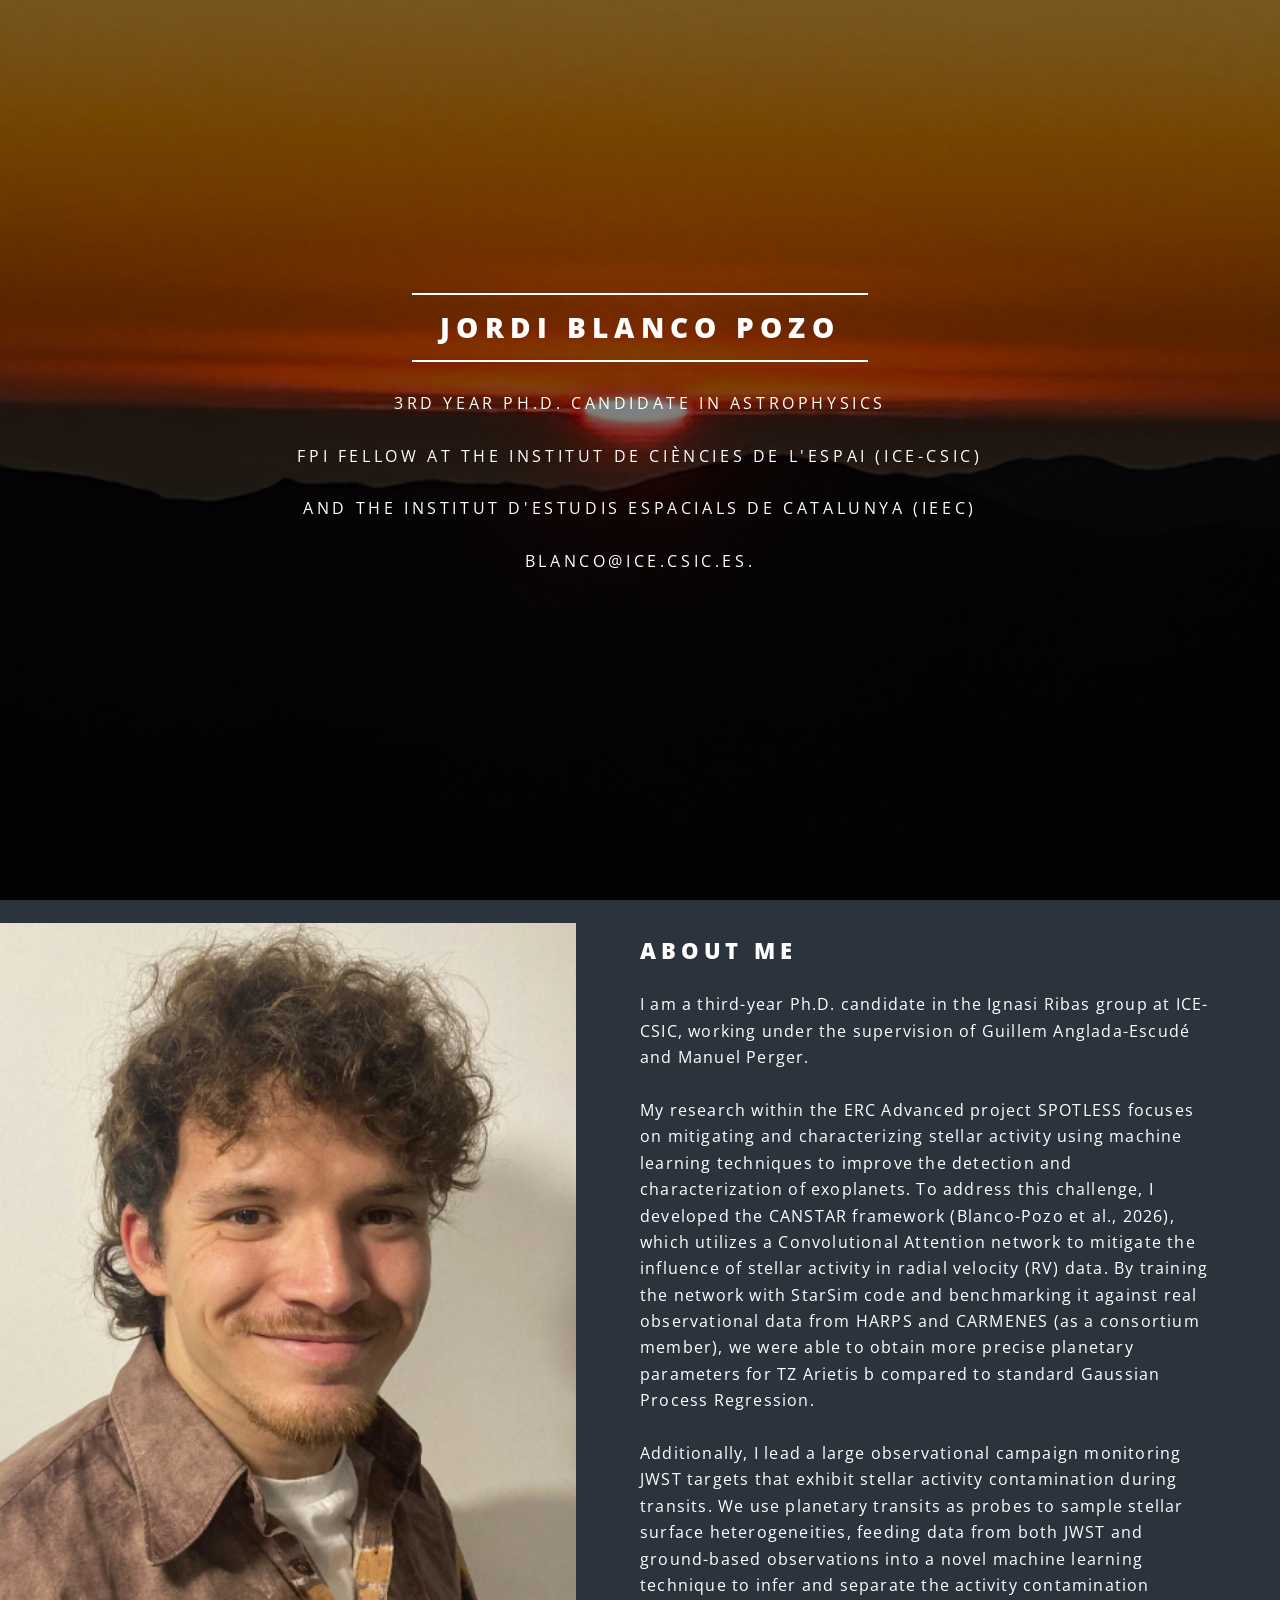
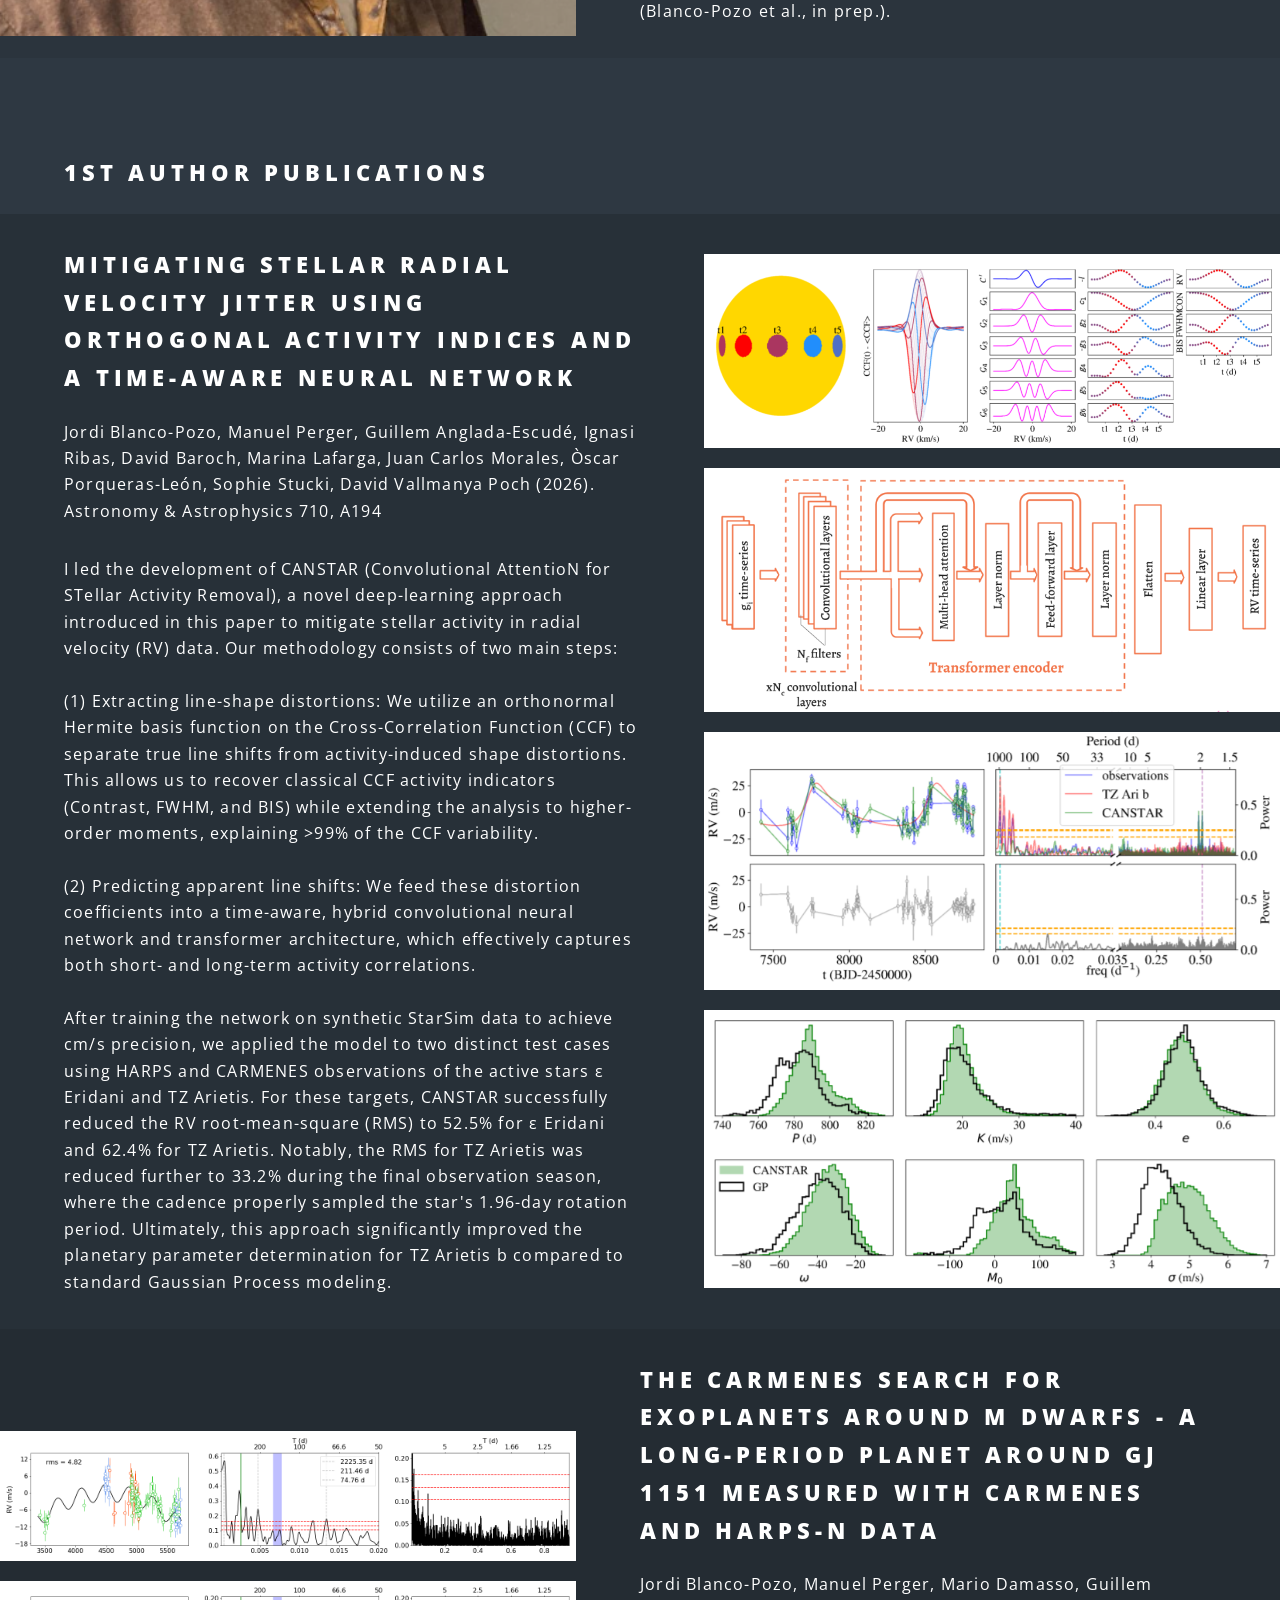
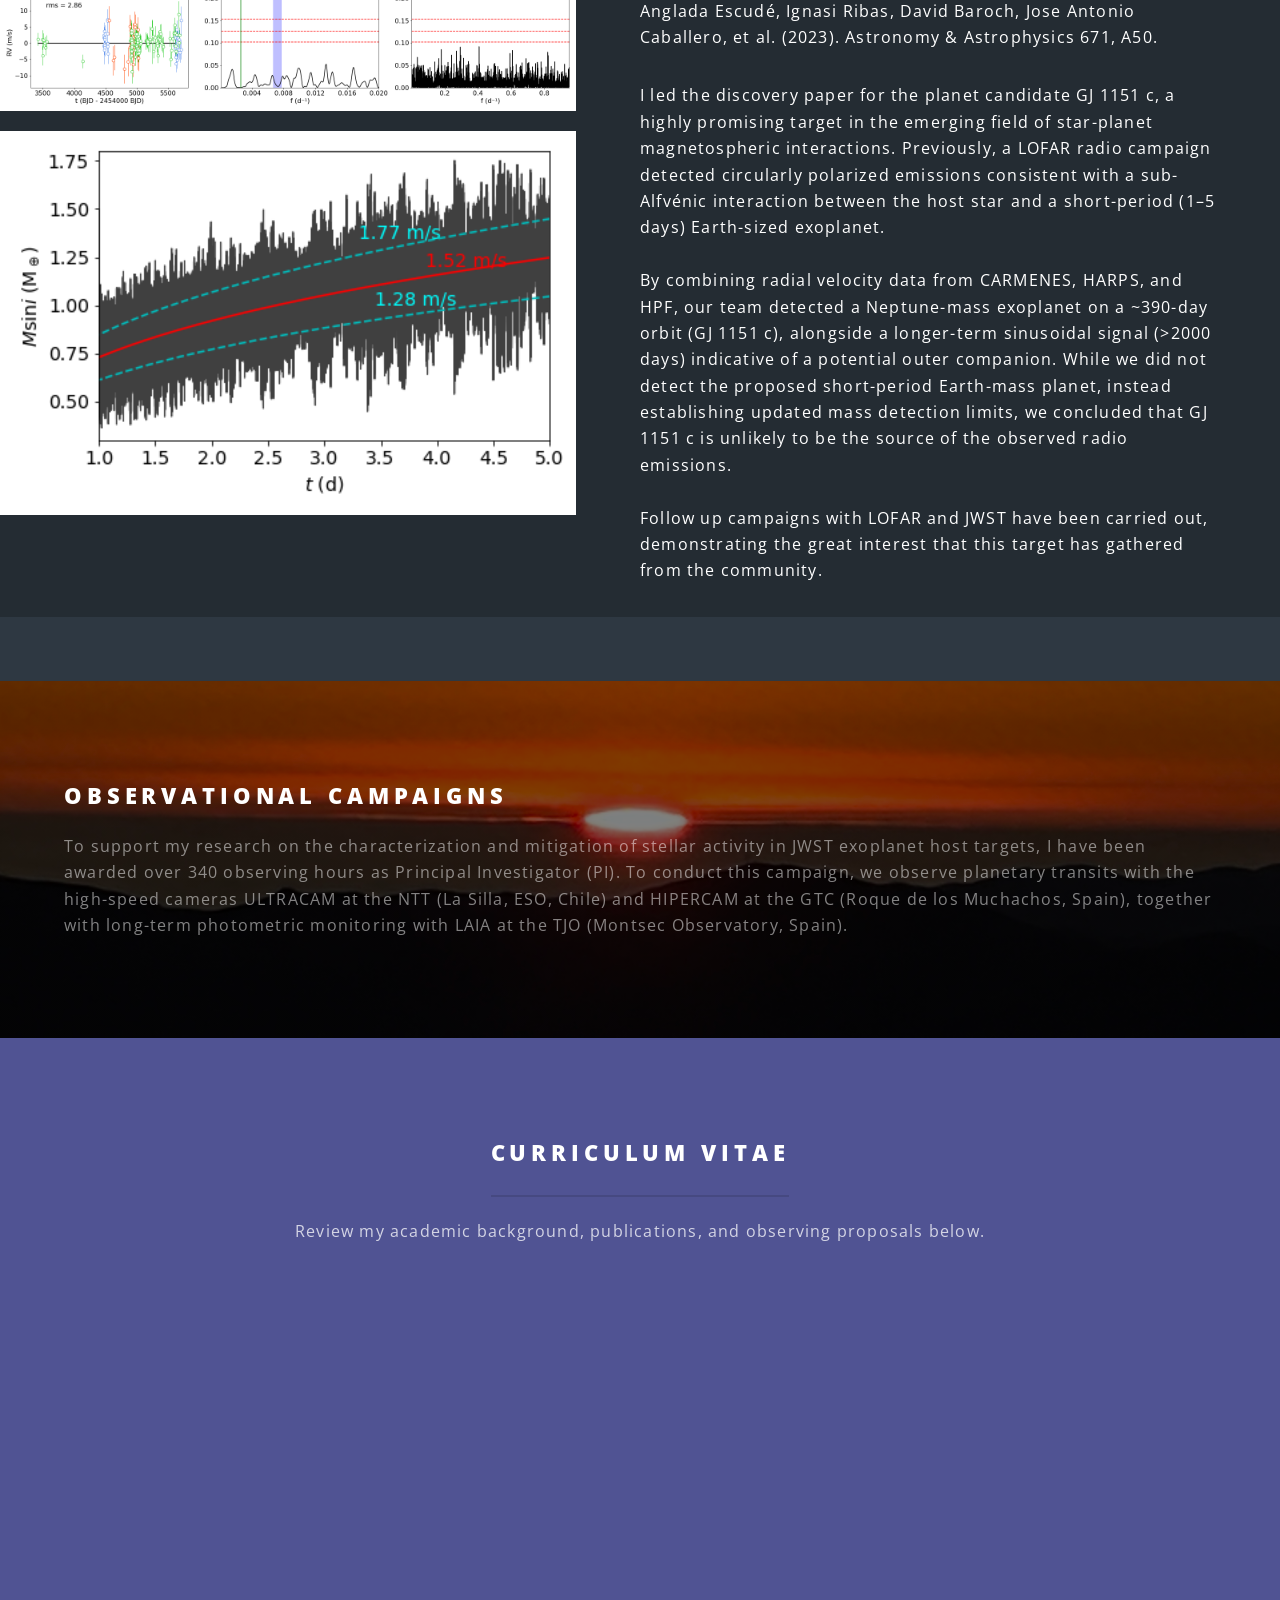
<file: index.html>
<!DOCTYPE HTML>
<!--
	Spectral by HTML5 UP
	html5up.net | @ajlkn
	Free for personal and commercial use under the CCA 3.0 license (html5up.net/license)
-->
<html>
	<head>
		<head>
    	<title>Jordi Blanco Pozo | Astrophysicist & Ph.D. Candidate</title>
    
    	<meta name="description" content="Personal portfolio of Jordi Blanco Pozo, a Ph.D. candidate in Astrophysics at ICE-CSIC specializing in exoplanets, stellar activity, and machine learning." />
    
    	<meta charset="utf-8" />
    	<meta name="viewport" content="width=device-width, initial-scale=1, user-scalable=no" />
		<link rel="stylesheet" href="assets/css/main.css" />
		<noscript><link rel="stylesheet" href="assets/css/noscript.css" /></noscript>
	</head>
	<body class="landing is-preload">

		<!-- Page Wrapper -->
			<div id="page-wrapper">

				<!-- Header -->
					<header id="header" class="alt">
						<h1><a href="index.html">Jordi Blanco-Pozo (blanco@ice.csic.es)</a></h1>
					</header>

				<!-- Banner -->
					<section id="banner">
						<div class="inner">
							<h2>Jordi Blanco Pozo</h2>
							<p>3rd year Ph.D. candidate in Astrophysics<br />
								<br />
							FPI fellow at the Institut de Ciències de l'Espai (ICE-CSIC)<br />
								<br />
							and the Institut d'Estudis Espacials de Catalunya (IEEC)<br />
								<br />
							blanco@ice.csic.es</a>.</p>
						</div>
					</section>

				<!-- Two -->
					<section id="two" class="wrapper alt style2">
						<section class="spotlight">
							<div class="image"><img src="images/profile_picture.png" alt="" /></div><div class="content">
								<h2>About me</h2>
								<p>I am a third-year Ph.D. candidate in the Ignasi Ribas group at ICE-CSIC, working under the supervision of Guillem Anglada-Escudé and Manuel Perger.<br />
									<br />
									My research within the ERC Advanced project SPOTLESS focuses on mitigating and characterizing stellar activity using machine learning techniques to improve the detection and characterization of exoplanets. To address this challenge, I developed the CANSTAR framework (Blanco-Pozo et al., 2026), which utilizes a Convolutional Attention network to mitigate the influence of stellar activity in radial velocity (RV) data. By training the network with StarSim code and benchmarking it against real observational data from HARPS and CARMENES (as a consortium member), we were able to obtain more precise planetary parameters for TZ Arietis b compared to standard Gaussian Process Regression.<br />
									<br />
									Additionally, I lead a large observational campaign monitoring JWST targets that exhibit stellar activity contamination during transits. We use planetary transits as probes to sample stellar surface heterogeneities, feeding data from both JWST and ground-based observations into a novel machine learning technique to infer and separate the activity contamination (Blanco-Pozo et al., in prep.).</p>
							</div>
						</section>

						<section id="publications-banner" class="wrapper style4">
    						<div class="inner">
        						<header>
            						<h2>1st Author Publications</h2>
        						</header>
    						</div>

    						<section class="spotlight">
    						    <div class="image">
						            <img src="images/starsim_animation.png" alt="StarSim Animation" style="width: 100%; height: auto; margin-bottom: 20px;" />
						            <img src="images/CANSTAR_architecture.png" alt="CANSTAR Architecture" style="width: 100%; height: auto; margin-bottom: 20px;" />
						            <img src="images/CANSTAR_TZAri.png" alt="CANSTAR TZ Arietis" style="width: 100%; height: auto; margin-bottom: 20px;" />
						            <img src="images/CANSTAR_GP.png" alt="CANSTAR GP" style="width: 100%; height: auto;" />
						        </div>

 						       <div class="content">
						        	<h2>Mitigating stellar radial velocity jitter using orthogonal activity indices and a time-aware neural network</h2>

						        	<p>Jordi Blanco-Pozo, Manuel Perger, Guillem Anglada-Escudé, Ignasi Ribas, David Baroch, Marina Lafarga, Juan Carlos Morales, Òscar Porqueras-León, Sophie Stucki, David Vallmanya Poch (2026). Astronomy & Astrophysics 710, A194</p>

 						        	<p>I led the development of CANSTAR (Convolutional AttentioN for STellar Activity Removal), a novel deep-learning approach introduced in this paper to mitigate stellar activity in radial velocity (RV) data. Our methodology consists of two main steps:<br />
 						        	<br />
 						        	(1) Extracting line-shape distortions: We utilize an orthonormal Hermite basis function on the Cross-Correlation Function (CCF) to separate true line shifts from activity-induced shape distortions. This allows us to recover classical CCF activity indicators (Contrast, FWHM, and BIS) while extending the analysis to higher-order moments, explaining >99% of the CCF variability.<br />
 						        	<br />
 						        	(2) Predicting apparent line shifts: We feed these distortion coefficients into a time-aware, hybrid convolutional neural network and transformer architecture, which effectively captures both short- and long-term activity correlations.<br />
  						        	<br />
  						        	After training the network on synthetic StarSim data to achieve cm/s precision, we applied the model to two distinct test cases using HARPS and CARMENES observations of the active stars ε Eridani and TZ Arietis. For these targets, CANSTAR successfully reduced the RV root-mean-square (RMS) to 52.5% for ε Eridani and 62.4% for TZ Arietis. Notably, the RMS for TZ Arietis was reduced further to 33.2% during the final observation season, where the cadence properly sampled the star's 1.96-day rotation period. Ultimately, this approach significantly improved the planetary parameter determination for TZ Arietis b compared to standard Gaussian Process modeling.
 						        	</p>
						    	</div>
						    </section> 
    
						    <section class="spotlight">
						        <div class="image">
 						           <img src="images/gj1151_rv.png" alt="GJ 1151 RV model" style="width: 100%; height: auto; margin-bottom: 20px;" />
 						           <img src="images/gj1151_residuals.png" alt="GJ 1151 RV residuals" style="width: 100%; height: auto; margin-bottom: 20px;" />
 						           <img src="images/gj1151_detection_limits.png" alt="GJ 1151 detection limits" style="width: 100%; height: auto;" />
 						       </div>

 						       <div class="content">
 						           <h2>The CARMENES search for exoplanets around M dwarfs - A long-period planet around GJ 1151 measured with CARMENES and HARPS-N data</h2>

						            <p>Jordi Blanco-Pozo, Manuel Perger, Mario Damasso, Guillem Anglada Escudé, Ignasi Ribas, David Baroch, Jose Antonio Caballero, et al. (2023). Astronomy & Astrophysics 671, A50.</p>

 						            <p>I led the discovery paper for the planet candidate GJ 1151 c, a highly promising target in the emerging field of star-planet magnetospheric interactions. Previously, a LOFAR radio campaign detected circularly polarized emissions consistent with a sub-Alfvénic interaction between the host star and a short-period (1–5 days) Earth-sized exoplanet.<br />
 						            <br />
  						            By combining radial velocity data from CARMENES, HARPS, and HPF, our team detected a Neptune-mass exoplanet on a ~390-day orbit (GJ 1151 c), alongside a longer-term sinusoidal signal (>2000 days) indicative of a potential outer companion. While we did not detect the proposed short-period Earth-mass planet, instead establishing updated mass detection limits, we concluded that GJ 1151 c is unlikely to be the source of the observed radio emissions.<br />
  						            <br />
            						Follow up campaigns with LOFAR and JWST have been carried out, demonstrating the great interest that this target has gathered from the community.
           						    </p>
        						</div>
    						</section>
						</section> <section id="campaigns-banner" class="wrapper style4">
    						<div class="inner">
        						<header>
           						<h2>Observational campaigns</h2>
            						<p>To support my research on the characterization and mitigation of stellar activity in JWST exoplanet host targets, I have been awarded over 340 observing hours as Principal Investigator (PI). To conduct this campaign, we observe planetary transits with the high-speed cameras ULTRACAM at the NTT (La Silla, ESO, Chile) and HIPERCAM at the GTC (Roque de los Muchachos, Spain), together with long-term photometric monitoring with LAIA at the TJO (Montsec Observatory, Spain).</p>
        						</header>
    						</div>
						</section>

				<!-- Three -->
					<section id="three" class="wrapper style3 special">
						<div class="inner">
							<header class="major">
								<h2>Curriculum Vitae</h2>
								<p>Review my academic background, publications, and observing proposals below.</p>
								</header>
			
									<iframe src="https://drive.google.com/file/d/11b6jqXw6fVxHHm9FoQ8hvhVpJFfzEoQz/preview" width="100%" height="600" style="border: none;"></iframe>
			
						</div>
					</section>

			</div>

		<!-- Scripts -->
			<script src="assets/js/jquery.min.js"></script>
			<script src="assets/js/jquery.scrollex.min.js"></script>
			<script src="assets/js/jquery.scrolly.min.js"></script>
			<script src="assets/js/browser.min.js"></script>
			<script src="assets/js/breakpoints.min.js"></script>
			<script src="assets/js/util.js"></script>
			<script src="assets/js/main.js"></script>

	</body>
</html>
</file>
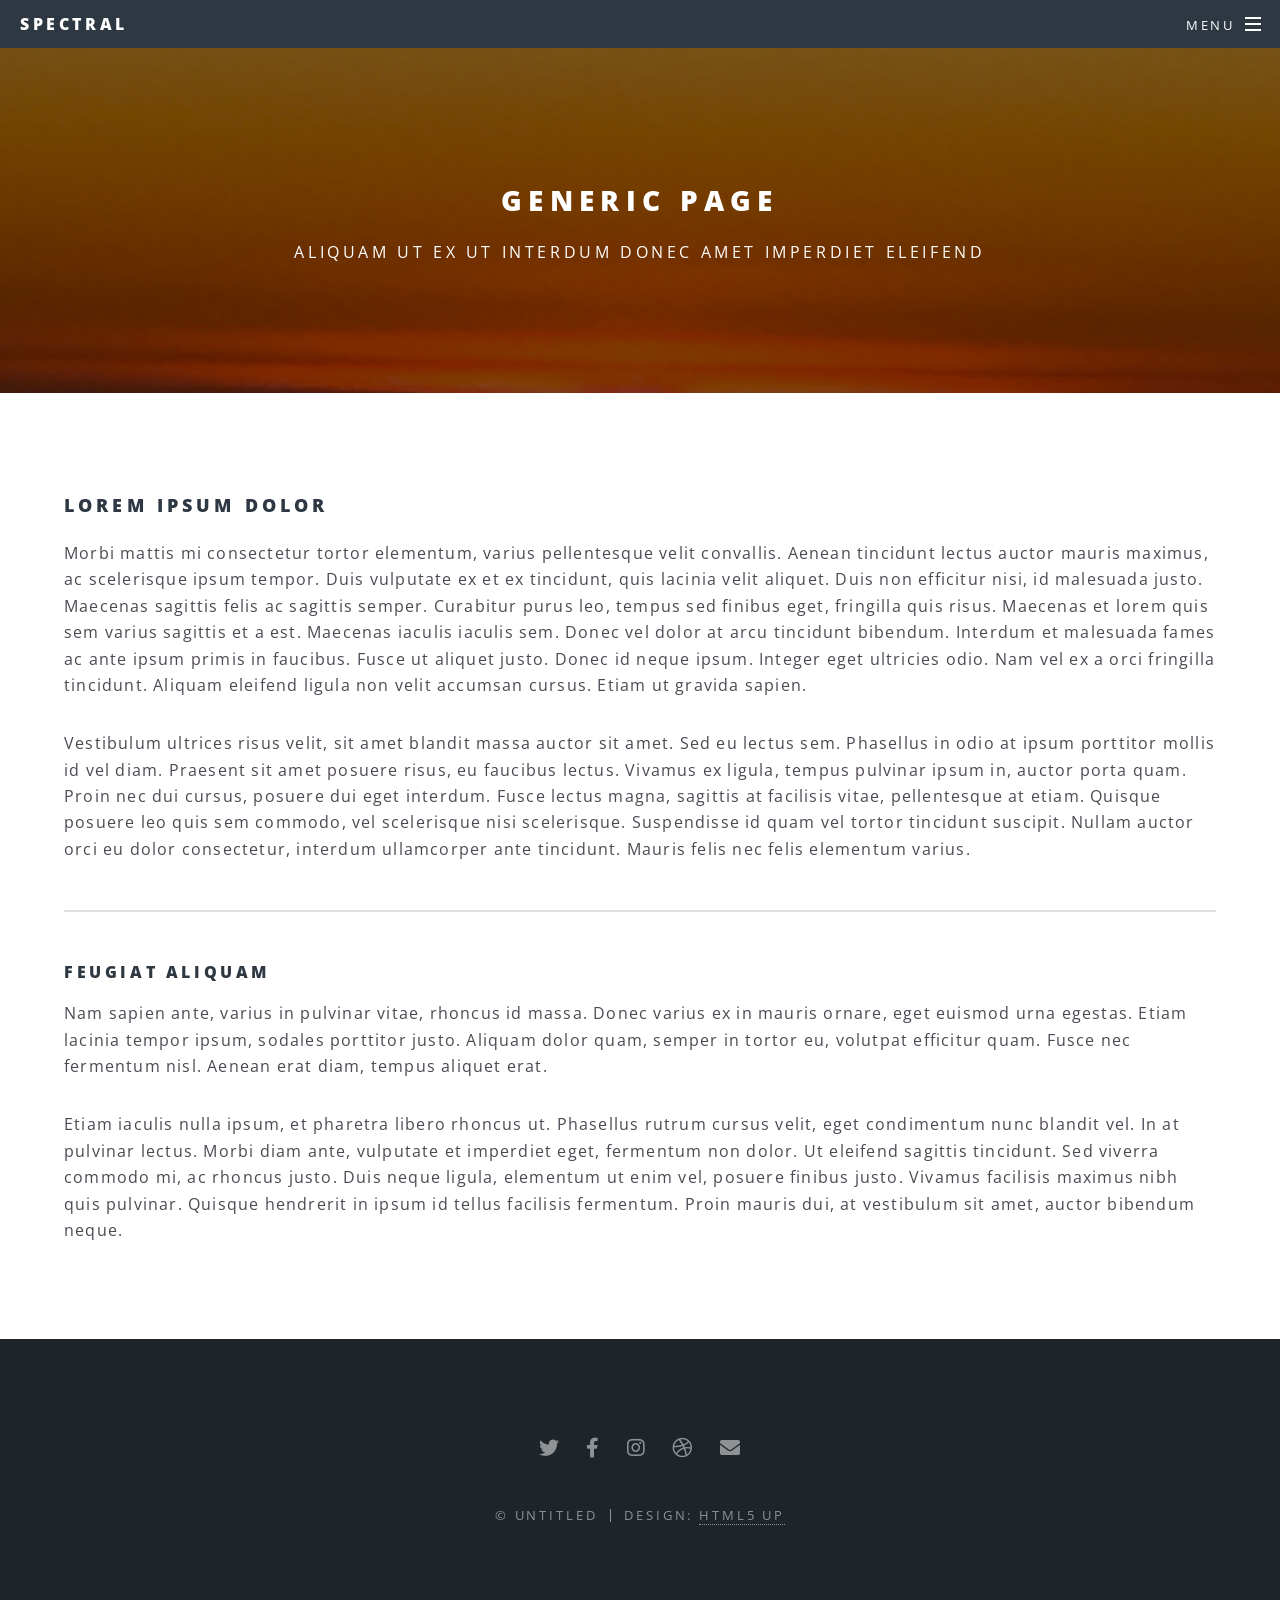
<file: generic.html>
<!DOCTYPE HTML>
<!--
	Spectral by HTML5 UP
	html5up.net | @ajlkn
	Free for personal and commercial use under the CCA 3.0 license (html5up.net/license)
-->
<html>
	<head>
		<title>Generic - Spectral by HTML5 UP</title>
		<meta charset="utf-8" />
		<meta name="viewport" content="width=device-width, initial-scale=1, user-scalable=no" />
		<link rel="stylesheet" href="assets/css/main.css" />
		<noscript><link rel="stylesheet" href="assets/css/noscript.css" /></noscript>
	</head>
	<body class="is-preload">

		<!-- Page Wrapper -->
			<div id="page-wrapper">

				<!-- Header -->
					<header id="header">
						<h1><a href="index.html">Spectral</a></h1>
						<nav id="nav">
							<ul>
								<li class="special">
									<a href="#menu" class="menuToggle"><span>Menu</span></a>
									<div id="menu">
										<ul>
											<li><a href="index.html">Home</a></li>
											<li><a href="generic.html">Generic</a></li>
											<li><a href="elements.html">Elements</a></li>
											<li><a href="#">Sign Up</a></li>
											<li><a href="#">Log In</a></li>
										</ul>
									</div>
								</li>
							</ul>
						</nav>
					</header>

				<!-- Main -->
					<article id="main">
						<header>
							<h2>Generic Page</h2>
							<p>Aliquam ut ex ut interdum donec amet imperdiet eleifend</p>
						</header>
						<section class="wrapper style5">
							<div class="inner">

								<h3>Lorem ipsum dolor</h3>
								<p>Morbi mattis mi consectetur tortor elementum, varius pellentesque velit convallis. Aenean tincidunt lectus auctor mauris maximus, ac scelerisque ipsum tempor. Duis vulputate ex et ex tincidunt, quis lacinia velit aliquet. Duis non efficitur nisi, id malesuada justo. Maecenas sagittis felis ac sagittis semper. Curabitur purus leo, tempus sed finibus eget, fringilla quis risus. Maecenas et lorem quis sem varius sagittis et a est. Maecenas iaculis iaculis sem. Donec vel dolor at arcu tincidunt bibendum. Interdum et malesuada fames ac ante ipsum primis in faucibus. Fusce ut aliquet justo. Donec id neque ipsum. Integer eget ultricies odio. Nam vel ex a orci fringilla tincidunt. Aliquam eleifend ligula non velit accumsan cursus. Etiam ut gravida sapien.</p>

								<p>Vestibulum ultrices risus velit, sit amet blandit massa auctor sit amet. Sed eu lectus sem. Phasellus in odio at ipsum porttitor mollis id vel diam. Praesent sit amet posuere risus, eu faucibus lectus. Vivamus ex ligula, tempus pulvinar ipsum in, auctor porta quam. Proin nec dui cursus, posuere dui eget interdum. Fusce lectus magna, sagittis at facilisis vitae, pellentesque at etiam. Quisque posuere leo quis sem commodo, vel scelerisque nisi scelerisque. Suspendisse id quam vel tortor tincidunt suscipit. Nullam auctor orci eu dolor consectetur, interdum ullamcorper ante tincidunt. Mauris felis nec felis elementum varius.</p>

								<hr />

								<h4>Feugiat aliquam</h4>
								<p>Nam sapien ante, varius in pulvinar vitae, rhoncus id massa. Donec varius ex in mauris ornare, eget euismod urna egestas. Etiam lacinia tempor ipsum, sodales porttitor justo. Aliquam dolor quam, semper in tortor eu, volutpat efficitur quam. Fusce nec fermentum nisl. Aenean erat diam, tempus aliquet erat.</p>

								<p>Etiam iaculis nulla ipsum, et pharetra libero rhoncus ut. Phasellus rutrum cursus velit, eget condimentum nunc blandit vel. In at pulvinar lectus. Morbi diam ante, vulputate et imperdiet eget, fermentum non dolor. Ut eleifend sagittis tincidunt. Sed viverra commodo mi, ac rhoncus justo. Duis neque ligula, elementum ut enim vel, posuere finibus justo. Vivamus facilisis maximus nibh quis pulvinar. Quisque hendrerit in ipsum id tellus facilisis fermentum. Proin mauris dui, at vestibulum sit amet, auctor bibendum neque.</p>

							</div>
						</section>
					</article>

				<!-- Footer -->
					<footer id="footer">
						<ul class="icons">
							<li><a href="#" class="icon brands fa-twitter"><span class="label">Twitter</span></a></li>
							<li><a href="#" class="icon brands fa-facebook-f"><span class="label">Facebook</span></a></li>
							<li><a href="#" class="icon brands fa-instagram"><span class="label">Instagram</span></a></li>
							<li><a href="#" class="icon brands fa-dribbble"><span class="label">Dribbble</span></a></li>
							<li><a href="#" class="icon solid fa-envelope"><span class="label">Email</span></a></li>
						</ul>
						<ul class="copyright">
							<li>&copy; Untitled</li><li>Design: <a href="http://html5up.net">HTML5 UP</a></li>
						</ul>
					</footer>

			</div>

		<!-- Scripts -->
			<script src="assets/js/jquery.min.js"></script>
			<script src="assets/js/jquery.scrollex.min.js"></script>
			<script src="assets/js/jquery.scrolly.min.js"></script>
			<script src="assets/js/browser.min.js"></script>
			<script src="assets/js/breakpoints.min.js"></script>
			<script src="assets/js/util.js"></script>
			<script src="assets/js/main.js"></script>

	</body>
</html>
</file>
<file: assets/css/noscript.css>
/*
	Spectral by HTML5 UP
	html5up.net | @ajlkn
	Free for personal and commercial use under the CCA 3.0 license (html5up.net/license)
*/

/* Banner */

	body.is-preload #banner h2 {
		-moz-transform: none;
		-webkit-transform: none;
		-ms-transform: none;
		transform: none;
		opacity: 1;
	}

		body.is-preload #banner h2:before, body.is-preload #banner h2:after {
			width: 100%;
		}

	body.is-preload #banner .more {
		-moz-transform: none;
		-webkit-transform: none;
		-ms-transform: none;
		transform: none;
		opacity: 1;
	}

	body.is-preload #banner:after {
		opacity: 0;
	}
</file>
<file: assets/css/main.css>
@import url(fontawesome-all.min.css);
@import url("https://fonts.googleapis.com/css?family=Open+Sans:400,400italic,600,600italic,800,800italic");

/*
	Spectral by HTML5 UP
	html5up.net | @ajlkn
	Free for personal and commercial use under the CCA 3.0 license (html5up.net/license)
*/

html, body, div, span, applet, object,
iframe, h1, h2, h3, h4, h5, h6, p, blockquote,
pre, a, abbr, acronym, address, big, cite,
code, del, dfn, em, img, ins, kbd, q, s, samp,
small, strike, strong, sub, sup, tt, var, b,
u, i, center, dl, dt, dd, ol, ul, li, fieldset,
form, label, legend, table, caption, tbody,
tfoot, thead, tr, th, td, article, aside,
canvas, details, embed, figure, figcaption,
footer, header, hgroup, menu, nav, output, ruby,
section, summary, time, mark, audio, video {
	margin: 0;
	padding: 0;
	border: 0;
	font-size: 100%;
	font: inherit;
	vertical-align: baseline;}

article, aside, details, figcaption, figure,
footer, header, hgroup, menu, nav, section {
	display: block;}

body {
	line-height: 1;
}

ol, ul {
	list-style: none;
}

blockquote, q {
	quotes: none;
}

	blockquote:before, blockquote:after, q:before, q:after {
		content: '';
		content: none;
	}

table {
	border-collapse: collapse;
	border-spacing: 0;
}

body {
	-webkit-text-size-adjust: none;
}

mark {
	background-color: transparent;
	color: inherit;
}

input::-moz-focus-inner {
	border: 0;
	padding: 0;
}

input, select, textarea {
	-moz-appearance: none;
	-webkit-appearance: none;
	-ms-appearance: none;
	appearance: none;
}

/* Basic */

	@-ms-viewport {
		width: device-width;
	}

	html {
		box-sizing: border-box;
	}

	*, *:before, *:after {
		box-sizing: inherit;
	}

	body {
		background: #2e3842;
	}

		body.is-preload *, body.is-preload *:before, body.is-preload *:after {
			-moz-animation: none !important;
			-webkit-animation: none !important;
			-ms-animation: none !important;
			animation: none !important;
			-moz-transition: none !important;
			-webkit-transition: none !important;
			-ms-transition: none !important;
			transition: none !important;
		}

	body, input, select, textarea {
		color: #fff;
		font-family: "Open Sans", Helvetica, sans-serif;
		font-size: 15pt;
		font-weight: 400;
		letter-spacing: 0.075em;
		line-height: 1.65em;
	}

		@media screen and (max-width: 1680px) {

			body, input, select, textarea {
				font-size: 13pt;
			}

		}

		@media screen and (max-width: 1280px) {

			body, input, select, textarea {
				font-size: 12pt;
			}

		}

		@media screen and (max-width: 736px) {

			body, input, select, textarea {
				font-size: 11pt;
				letter-spacing: 0.0375em;
			}

		}

	a {
		-moz-transition: color 0.2s ease, border-bottom-color 0.2s ease;
		-webkit-transition: color 0.2s ease, border-bottom-color 0.2s ease;
		-ms-transition: color 0.2s ease, border-bottom-color 0.2s ease;
		transition: color 0.2s ease, border-bottom-color 0.2s ease;
		border-bottom: dotted 1px;
		color: inherit;
		text-decoration: none;
	}

		a:hover {
			border-bottom-color: transparent;
		}

	strong, b {
		color: #fff;
		font-weight: 600;
	}

	em, i {
		font-style: italic;
	}

	p {
		margin: 0 0 2em 0;
	}

	h1, h2, h3, h4, h5, h6 {
		color: #fff;
		font-weight: 800;
		letter-spacing: 0.225em;
		line-height: 1em;
		margin: 0 0 1em 0;
		text-transform: uppercase;
	}

		h1 a, h2 a, h3 a, h4 a, h5 a, h6 a {
			color: inherit;
			text-decoration: none;
		}

	h2 {
		font-size: 1.35em;
		line-height: 1.75em;
	}

		@media screen and (max-width: 736px) {

			h2 {
				font-size: 1.1em;
				line-height: 1.65em;
			}

		}

	h3 {
		font-size: 1.15em;
		line-height: 1.75em;
	}

		@media screen and (max-width: 736px) {

			h3 {
				font-size: 1em;
				line-height: 1.65em;
			}

		}

	h4 {
		font-size: 1em;
		line-height: 1.5em;
	}

	h5 {
		font-size: 0.8em;
		line-height: 1.5em;
	}

	h6 {
		font-size: 0.7em;
		line-height: 1.5em;
	}

	sub {
		font-size: 0.8em;
		position: relative;
		top: 0.5em;
	}

	sup {
		font-size: 0.8em;
		position: relative;
		top: -0.5em;
	}

	hr {
		border: 0;
		border-bottom: solid 2px #fff;
		margin: 3em 0;
	}

		hr.major {
			margin: 4.5em 0;
		}

	blockquote {
		border-left: solid 4px #fff;
		font-style: italic;
		margin: 0 0 2em 0;
		padding: 0.5em 0 0.5em 2em;
	}

	code {
		background: rgba(144, 144, 144, 0.25);
		border-radius: 3px;
		font-family: "Courier New", monospace;
		font-size: 0.9em;
		letter-spacing: 0;
		margin: 0 0.25em;
		padding: 0.25em 0.65em;
	}

	pre {
		-webkit-overflow-scrolling: touch;
		font-family: "Courier New", monospace;
		font-size: 0.9em;
		margin: 0 0 2em 0;
	}

		pre code {
			display: block;
			line-height: 1.75em;
			padding: 1em 1.5em;
			overflow-x: auto;
		}

	.align-left {
		text-align: left;
	}

	.align-center {
		text-align: center;
	}

	.align-right {
		text-align: right;
	}

/* Row */

	.row {
		display: flex;
		flex-wrap: wrap;
		box-sizing: border-box;
		align-items: stretch;
	}

		.row > * {
			box-sizing: border-box;
		}

		.row.gtr-uniform > * > :last-child {
			margin-bottom: 0;
		}

		.row.aln-left {
			justify-content: flex-start;
		}

		.row.aln-center {
			justify-content: center;
		}

		.row.aln-right {
			justify-content: flex-end;
		}

		.row.aln-top {
			align-items: flex-start;
		}

		.row.aln-middle {
			align-items: center;
		}

		.row.aln-bottom {
			align-items: flex-end;
		}

		.row > .imp {
			order: -1;
		}

		.row > .col-1 {
			width: 8.33333%;
		}

		.row > .off-1 {
			margin-left: 8.33333%;
		}

		.row > .col-2 {
			width: 16.66667%;
		}

		.row > .off-2 {
			margin-left: 16.66667%;
		}

		.row > .col-3 {
			width: 25%;
		}

		.row > .off-3 {
			margin-left: 25%;
		}

		.row > .col-4 {
			width: 33.33333%;
		}

		.row > .off-4 {
			margin-left: 33.33333%;
		}

		.row > .col-5 {
			width: 41.66667%;
		}

		.row > .off-5 {
			margin-left: 41.66667%;
		}

		.row > .col-6 {
			width: 50%;
		}

		.row > .off-6 {
			margin-left: 50%;
		}

		.row > .col-7 {
			width: 58.33333%;
		}

		.row > .off-7 {
			margin-left: 58.33333%;
		}

		.row > .col-8 {
			width: 66.66667%;
		}

		.row > .off-8 {
			margin-left: 66.66667%;
		}

		.row > .col-9 {
			width: 75%;
		}

		.row > .off-9 {
			margin-left: 75%;
		}

		.row > .col-10 {
			width: 83.33333%;
		}

		.row > .off-10 {
			margin-left: 83.33333%;
		}

		.row > .col-11 {
			width: 91.66667%;
		}

		.row > .off-11 {
			margin-left: 91.66667%;
		}

		.row > .col-12 {
			width: 100%;
		}

		.row > .off-12 {
			margin-left: 100%;
		}

		.row.gtr-0 {
			margin-top: 0;
			margin-left: 0em;
		}

			.row.gtr-0 > * {
				padding: 0 0 0 0em;
			}

			.row.gtr-0.gtr-uniform {
				margin-top: 0em;
			}

				.row.gtr-0.gtr-uniform > * {
					padding-top: 0em;
				}

		.row.gtr-25 {
			margin-top: 0;
			margin-left: -0.375em;
		}

			.row.gtr-25 > * {
				padding: 0 0 0 0.375em;
			}

			.row.gtr-25.gtr-uniform {
				margin-top: -0.375em;
			}

				.row.gtr-25.gtr-uniform > * {
					padding-top: 0.375em;
				}

		.row.gtr-50 {
			margin-top: 0;
			margin-left: -0.75em;
		}

			.row.gtr-50 > * {
				padding: 0 0 0 0.75em;
			}

			.row.gtr-50.gtr-uniform {
				margin-top: -0.75em;
			}

				.row.gtr-50.gtr-uniform > * {
					padding-top: 0.75em;
				}

		.row {
			margin-top: 0;
			margin-left: -1.5em;
		}

			.row > * {
				padding: 0 0 0 1.5em;
			}

			.row.gtr-uniform {
				margin-top: -1.5em;
			}

				.row.gtr-uniform > * {
					padding-top: 1.5em;
				}

		.row.gtr-150 {
			margin-top: 0;
			margin-left: -2.25em;
		}

			.row.gtr-150 > * {
				padding: 0 0 0 2.25em;
			}

			.row.gtr-150.gtr-uniform {
				margin-top: -2.25em;
			}

				.row.gtr-150.gtr-uniform > * {
					padding-top: 2.25em;
				}

		.row.gtr-200 {
			margin-top: 0;
			margin-left: -3em;
		}

			.row.gtr-200 > * {
				padding: 0 0 0 3em;
			}

			.row.gtr-200.gtr-uniform {
				margin-top: -3em;
			}

				.row.gtr-200.gtr-uniform > * {
					padding-top: 3em;
				}

		@media screen and (max-width: 1680px) {

			.row {
				display: flex;
				flex-wrap: wrap;
				box-sizing: border-box;
				align-items: stretch;
			}

				.row > * {
					box-sizing: border-box;
				}

				.row.gtr-uniform > * > :last-child {
					margin-bottom: 0;
				}

				.row.aln-left {
					justify-content: flex-start;
				}

				.row.aln-center {
					justify-content: center;
				}

				.row.aln-right {
					justify-content: flex-end;
				}

				.row.aln-top {
					align-items: flex-start;
				}

				.row.aln-middle {
					align-items: center;
				}

				.row.aln-bottom {
					align-items: flex-end;
				}

				.row > .imp-xlarge {
					order: -1;
				}

				.row > .col-1-xlarge {
					width: 8.33333%;
				}

				.row > .off-1-xlarge {
					margin-left: 8.33333%;
				}

				.row > .col-2-xlarge {
					width: 16.66667%;
				}

				.row > .off-2-xlarge {
					margin-left: 16.66667%;
				}

				.row > .col-3-xlarge {
					width: 25%;
				}

				.row > .off-3-xlarge {
					margin-left: 25%;
				}

				.row > .col-4-xlarge {
					width: 33.33333%;
				}

				.row > .off-4-xlarge {
					margin-left: 33.33333%;
				}

				.row > .col-5-xlarge {
					width: 41.66667%;
				}

				.row > .off-5-xlarge {
					margin-left: 41.66667%;
				}

				.row > .col-6-xlarge {
					width: 50%;
				}

				.row > .off-6-xlarge {
					margin-left: 50%;
				}

				.row > .col-7-xlarge {
					width: 58.33333%;
				}

				.row > .off-7-xlarge {
					margin-left: 58.33333%;
				}

				.row > .col-8-xlarge {
					width: 66.66667%;
				}

				.row > .off-8-xlarge {
					margin-left: 66.66667%;
				}

				.row > .col-9-xlarge {
					width: 75%;
				}

				.row > .off-9-xlarge {
					margin-left: 75%;
				}

				.row > .col-10-xlarge {
					width: 83.33333%;
				}

				.row > .off-10-xlarge {
					margin-left: 83.33333%;
				}

				.row > .col-11-xlarge {
					width: 91.66667%;
				}

				.row > .off-11-xlarge {
					margin-left: 91.66667%;
				}

				.row > .col-12-xlarge {
					width: 100%;
				}

				.row > .off-12-xlarge {
					margin-left: 100%;
				}

				.row.gtr-0 {
					margin-top: 0;
					margin-left: 0em;
				}

					.row.gtr-0 > * {
						padding: 0 0 0 0em;
					}

					.row.gtr-0.gtr-uniform {
						margin-top: 0em;
					}

						.row.gtr-0.gtr-uniform > * {
							padding-top: 0em;
						}

				.row.gtr-25 {
					margin-top: 0;
					margin-left: -0.375em;
				}

					.row.gtr-25 > * {
						padding: 0 0 0 0.375em;
					}

					.row.gtr-25.gtr-uniform {
						margin-top: -0.375em;
					}

						.row.gtr-25.gtr-uniform > * {
							padding-top: 0.375em;
						}

				.row.gtr-50 {
					margin-top: 0;
					margin-left: -0.75em;
				}

					.row.gtr-50 > * {
						padding: 0 0 0 0.75em;
					}

					.row.gtr-50.gtr-uniform {
						margin-top: -0.75em;
					}

						.row.gtr-50.gtr-uniform > * {
							padding-top: 0.75em;
						}

				.row {
					margin-top: 0;
					margin-left: -1.5em;
				}

					.row > * {
						padding: 0 0 0 1.5em;
					}

					.row.gtr-uniform {
						margin-top: -1.5em;
					}

						.row.gtr-uniform > * {
							padding-top: 1.5em;
						}

				.row.gtr-150 {
					margin-top: 0;
					margin-left: -2.25em;
				}

					.row.gtr-150 > * {
						padding: 0 0 0 2.25em;
					}

					.row.gtr-150.gtr-uniform {
						margin-top: -2.25em;
					}

						.row.gtr-150.gtr-uniform > * {
							padding-top: 2.25em;
						}

				.row.gtr-200 {
					margin-top: 0;
					margin-left: -3em;
				}

					.row.gtr-200 > * {
						padding: 0 0 0 3em;
					}

					.row.gtr-200.gtr-uniform {
						margin-top: -3em;
					}

						.row.gtr-200.gtr-uniform > * {
							padding-top: 3em;
						}

		}

		@media screen and (max-width: 1280px) {

			.row {
				display: flex;
				flex-wrap: wrap;
				box-sizing: border-box;
				align-items: stretch;
			}

				.row > * {
					box-sizing: border-box;
				}

				.row.gtr-uniform > * > :last-child {
					margin-bottom: 0;
				}

				.row.aln-left {
					justify-content: flex-start;
				}

				.row.aln-center {
					justify-content: center;
				}

				.row.aln-right {
					justify-content: flex-end;
				}

				.row.aln-top {
					align-items: flex-start;
				}

				.row.aln-middle {
					align-items: center;
				}

				.row.aln-bottom {
					align-items: flex-end;
				}

				.row > .imp-large {
					order: -1;
				}

				.row > .col-1-large {
					width: 8.33333%;
				}

				.row > .off-1-large {
					margin-left: 8.33333%;
				}

				.row > .col-2-large {
					width: 16.66667%;
				}

				.row > .off-2-large {
					margin-left: 16.66667%;
				}

				.row > .col-3-large {
					width: 25%;
				}

				.row > .off-3-large {
					margin-left: 25%;
				}

				.row > .col-4-large {
					width: 33.33333%;
				}

				.row > .off-4-large {
					margin-left: 33.33333%;
				}

				.row > .col-5-large {
					width: 41.66667%;
				}

				.row > .off-5-large {
					margin-left: 41.66667%;
				}

				.row > .col-6-large {
					width: 50%;
				}

				.row > .off-6-large {
					margin-left: 50%;
				}

				.row > .col-7-large {
					width: 58.33333%;
				}

				.row > .off-7-large {
					margin-left: 58.33333%;
				}

				.row > .col-8-large {
					width: 66.66667%;
				}

				.row > .off-8-large {
					margin-left: 66.66667%;
				}

				.row > .col-9-large {
					width: 75%;
				}

				.row > .off-9-large {
					margin-left: 75%;
				}

				.row > .col-10-large {
					width: 83.33333%;
				}

				.row > .off-10-large {
					margin-left: 83.33333%;
				}

				.row > .col-11-large {
					width: 91.66667%;
				}

				.row > .off-11-large {
					margin-left: 91.66667%;
				}

				.row > .col-12-large {
					width: 100%;
				}

				.row > .off-12-large {
					margin-left: 100%;
				}

				.row.gtr-0 {
					margin-top: 0;
					margin-left: 0em;
				}

					.row.gtr-0 > * {
						padding: 0 0 0 0em;
					}

					.row.gtr-0.gtr-uniform {
						margin-top: 0em;
					}

						.row.gtr-0.gtr-uniform > * {
							padding-top: 0em;
						}

				.row.gtr-25 {
					margin-top: 0;
					margin-left: -0.375em;
				}

					.row.gtr-25 > * {
						padding: 0 0 0 0.375em;
					}

					.row.gtr-25.gtr-uniform {
						margin-top: -0.375em;
					}

						.row.gtr-25.gtr-uniform > * {
							padding-top: 0.375em;
						}

				.row.gtr-50 {
					margin-top: 0;
					margin-left: -0.75em;
				}

					.row.gtr-50 > * {
						padding: 0 0 0 0.75em;
					}

					.row.gtr-50.gtr-uniform {
						margin-top: -0.75em;
					}

						.row.gtr-50.gtr-uniform > * {
							padding-top: 0.75em;
						}

				.row {
					margin-top: 0;
					margin-left: -1.5em;
				}

					.row > * {
						padding: 0 0 0 1.5em;
					}

					.row.gtr-uniform {
						margin-top: -1.5em;
					}

						.row.gtr-uniform > * {
							padding-top: 1.5em;
						}

				.row.gtr-150 {
					margin-top: 0;
					margin-left: -2.25em;
				}

					.row.gtr-150 > * {
						padding: 0 0 0 2.25em;
					}

					.row.gtr-150.gtr-uniform {
						margin-top: -2.25em;
					}

						.row.gtr-150.gtr-uniform > * {
							padding-top: 2.25em;
						}

				.row.gtr-200 {
					margin-top: 0;
					margin-left: -3em;
				}

					.row.gtr-200 > * {
						padding: 0 0 0 3em;
					}

					.row.gtr-200.gtr-uniform {
						margin-top: -3em;
					}

						.row.gtr-200.gtr-uniform > * {
							padding-top: 3em;
						}

		}

		@media screen and (max-width: 980px) {

			.row {
				display: flex;
				flex-wrap: wrap;
				box-sizing: border-box;
				align-items: stretch;
			}

				.row > * {
					box-sizing: border-box;
				}

				.row.gtr-uniform > * > :last-child {
					margin-bottom: 0;
				}

				.row.aln-left {
					justify-content: flex-start;
				}

				.row.aln-center {
					justify-content: center;
				}

				.row.aln-right {
					justify-content: flex-end;
				}

				.row.aln-top {
					align-items: flex-start;
				}

				.row.aln-middle {
					align-items: center;
				}

				.row.aln-bottom {
					align-items: flex-end;
				}

				.row > .imp-medium {
					order: -1;
				}

				.row > .col-1-medium {
					width: 8.33333%;
				}

				.row > .off-1-medium {
					margin-left: 8.33333%;
				}

				.row > .col-2-medium {
					width: 16.66667%;
				}

				.row > .off-2-medium {
					margin-left: 16.66667%;
				}

				.row > .col-3-medium {
					width: 25%;
				}

				.row > .off-3-medium {
					margin-left: 25%;
				}

				.row > .col-4-medium {
					width: 33.33333%;
				}

				.row > .off-4-medium {
					margin-left: 33.33333%;
				}

				.row > .col-5-medium {
					width: 41.66667%;
				}

				.row > .off-5-medium {
					margin-left: 41.66667%;
				}

				.row > .col-6-medium {
					width: 50%;
				}

				.row > .off-6-medium {
					margin-left: 50%;
				}

				.row > .col-7-medium {
					width: 58.33333%;
				}

				.row > .off-7-medium {
					margin-left: 58.33333%;
				}

				.row > .col-8-medium {
					width: 66.66667%;
				}

				.row > .off-8-medium {
					margin-left: 66.66667%;
				}

				.row > .col-9-medium {
					width: 75%;
				}

				.row > .off-9-medium {
					margin-left: 75%;
				}

				.row > .col-10-medium {
					width: 83.33333%;
				}

				.row > .off-10-medium {
					margin-left: 83.33333%;
				}

				.row > .col-11-medium {
					width: 91.66667%;
				}

				.row > .off-11-medium {
					margin-left: 91.66667%;
				}

				.row > .col-12-medium {
					width: 100%;
				}

				.row > .off-12-medium {
					margin-left: 100%;
				}

				.row.gtr-0 {
					margin-top: 0;
					margin-left: 0em;
				}

					.row.gtr-0 > * {
						padding: 0 0 0 0em;
					}

					.row.gtr-0.gtr-uniform {
						margin-top: 0em;
					}

						.row.gtr-0.gtr-uniform > * {
							padding-top: 0em;
						}

				.row.gtr-25 {
					margin-top: 0;
					margin-left: -0.375em;
				}

					.row.gtr-25 > * {
						padding: 0 0 0 0.375em;
					}

					.row.gtr-25.gtr-uniform {
						margin-top: -0.375em;
					}

						.row.gtr-25.gtr-uniform > * {
							padding-top: 0.375em;
						}

				.row.gtr-50 {
					margin-top: 0;
					margin-left: -0.75em;
				}

					.row.gtr-50 > * {
						padding: 0 0 0 0.75em;
					}

					.row.gtr-50.gtr-uniform {
						margin-top: -0.75em;
					}

						.row.gtr-50.gtr-uniform > * {
							padding-top: 0.75em;
						}

				.row {
					margin-top: 0;
					margin-left: -1.5em;
				}

					.row > * {
						padding: 0 0 0 1.5em;
					}

					.row.gtr-uniform {
						margin-top: -1.5em;
					}

						.row.gtr-uniform > * {
							padding-top: 1.5em;
						}

				.row.gtr-150 {
					margin-top: 0;
					margin-left: -2.25em;
				}

					.row.gtr-150 > * {
						padding: 0 0 0 2.25em;
					}

					.row.gtr-150.gtr-uniform {
						margin-top: -2.25em;
					}

						.row.gtr-150.gtr-uniform > * {
							padding-top: 2.25em;
						}

				.row.gtr-200 {
					margin-top: 0;
					margin-left: -3em;
				}

					.row.gtr-200 > * {
						padding: 0 0 0 3em;
					}

					.row.gtr-200.gtr-uniform {
						margin-top: -3em;
					}

						.row.gtr-200.gtr-uniform > * {
							padding-top: 3em;
						}

		}

		@media screen and (max-width: 736px) {

			.row {
				display: flex;
				flex-wrap: wrap;
				box-sizing: border-box;
				align-items: stretch;
			}

				.row > * {
					box-sizing: border-box;
				}

				.row.gtr-uniform > * > :last-child {
					margin-bottom: 0;
				}

				.row.aln-left {
					justify-content: flex-start;
				}

				.row.aln-center {
					justify-content: center;
				}

				.row.aln-right {
					justify-content: flex-end;
				}

				.row.aln-top {
					align-items: flex-start;
				}

				.row.aln-middle {
					align-items: center;
				}

				.row.aln-bottom {
					align-items: flex-end;
				}

				.row > .imp-small {
					order: -1;
				}

				.row > .col-1-small {
					width: 8.33333%;
				}

				.row > .off-1-small {
					margin-left: 8.33333%;
				}

				.row > .col-2-small {
					width: 16.66667%;
				}

				.row > .off-2-small {
					margin-left: 16.66667%;
				}

				.row > .col-3-small {
					width: 25%;
				}

				.row > .off-3-small {
					margin-left: 25%;
				}

				.row > .col-4-small {
					width: 33.33333%;
				}

				.row > .off-4-small {
					margin-left: 33.33333%;
				}

				.row > .col-5-small {
					width: 41.66667%;
				}

				.row > .off-5-small {
					margin-left: 41.66667%;
				}

				.row > .col-6-small {
					width: 50%;
				}

				.row > .off-6-small {
					margin-left: 50%;
				}

				.row > .col-7-small {
					width: 58.33333%;
				}

				.row > .off-7-small {
					margin-left: 58.33333%;
				}

				.row > .col-8-small {
					width: 66.66667%;
				}

				.row > .off-8-small {
					margin-left: 66.66667%;
				}

				.row > .col-9-small {
					width: 75%;
				}

				.row > .off-9-small {
					margin-left: 75%;
				}

				.row > .col-10-small {
					width: 83.33333%;
				}

				.row > .off-10-small {
					margin-left: 83.33333%;
				}

				.row > .col-11-small {
					width: 91.66667%;
				}

				.row > .off-11-small {
					margin-left: 91.66667%;
				}

				.row > .col-12-small {
					width: 100%;
				}

				.row > .off-12-small {
					margin-left: 100%;
				}

				.row.gtr-0 {
					margin-top: 0;
					margin-left: 0em;
				}

					.row.gtr-0 > * {
						padding: 0 0 0 0em;
					}

					.row.gtr-0.gtr-uniform {
						margin-top: 0em;
					}

						.row.gtr-0.gtr-uniform > * {
							padding-top: 0em;
						}

				.row.gtr-25 {
					margin-top: 0;
					margin-left: -0.375em;
				}

					.row.gtr-25 > * {
						padding: 0 0 0 0.375em;
					}

					.row.gtr-25.gtr-uniform {
						margin-top: -0.375em;
					}

						.row.gtr-25.gtr-uniform > * {
							padding-top: 0.375em;
						}

				.row.gtr-50 {
					margin-top: 0;
					margin-left: -0.75em;
				}

					.row.gtr-50 > * {
						padding: 0 0 0 0.75em;
					}

					.row.gtr-50.gtr-uniform {
						margin-top: -0.75em;
					}

						.row.gtr-50.gtr-uniform > * {
							padding-top: 0.75em;
						}

				.row {
					margin-top: 0;
					margin-left: -1.5em;
				}

					.row > * {
						padding: 0 0 0 1.5em;
					}

					.row.gtr-uniform {
						margin-top: -1.5em;
					}

						.row.gtr-uniform > * {
							padding-top: 1.5em;
						}

				.row.gtr-150 {
					margin-top: 0;
					margin-left: -2.25em;
				}

					.row.gtr-150 > * {
						padding: 0 0 0 2.25em;
					}

					.row.gtr-150.gtr-uniform {
						margin-top: -2.25em;
					}

						.row.gtr-150.gtr-uniform > * {
							padding-top: 2.25em;
						}

				.row.gtr-200 {
					margin-top: 0;
					margin-left: -3em;
				}

					.row.gtr-200 > * {
						padding: 0 0 0 3em;
					}

					.row.gtr-200.gtr-uniform {
						margin-top: -3em;
					}

						.row.gtr-200.gtr-uniform > * {
							padding-top: 3em;
						}

		}

		@media screen and (max-width: 480px) {

			.row {
				display: flex;
				flex-wrap: wrap;
				box-sizing: border-box;
				align-items: stretch;
			}

				.row > * {
					box-sizing: border-box;
				}

				.row.gtr-uniform > * > :last-child {
					margin-bottom: 0;
				}

				.row.aln-left {
					justify-content: flex-start;
				}

				.row.aln-center {
					justify-content: center;
				}

				.row.aln-right {
					justify-content: flex-end;
				}

				.row.aln-top {
					align-items: flex-start;
				}

				.row.aln-middle {
					align-items: center;
				}

				.row.aln-bottom {
					align-items: flex-end;
				}

				.row > .imp-xsmall {
					order: -1;
				}

				.row > .col-1-xsmall {
					width: 8.33333%;
				}

				.row > .off-1-xsmall {
					margin-left: 8.33333%;
				}

				.row > .col-2-xsmall {
					width: 16.66667%;
				}

				.row > .off-2-xsmall {
					margin-left: 16.66667%;
				}

				.row > .col-3-xsmall {
					width: 25%;
				}

				.row > .off-3-xsmall {
					margin-left: 25%;
				}

				.row > .col-4-xsmall {
					width: 33.33333%;
				}

				.row > .off-4-xsmall {
					margin-left: 33.33333%;
				}

				.row > .col-5-xsmall {
					width: 41.66667%;
				}

				.row > .off-5-xsmall {
					margin-left: 41.66667%;
				}

				.row > .col-6-xsmall {
					width: 50%;
				}

				.row > .off-6-xsmall {
					margin-left: 50%;
				}

				.row > .col-7-xsmall {
					width: 58.33333%;
				}

				.row > .off-7-xsmall {
					margin-left: 58.33333%;
				}

				.row > .col-8-xsmall {
					width: 66.66667%;
				}

				.row > .off-8-xsmall {
					margin-left: 66.66667%;
				}

				.row > .col-9-xsmall {
					width: 75%;
				}

				.row > .off-9-xsmall {
					margin-left: 75%;
				}

				.row > .col-10-xsmall {
					width: 83.33333%;
				}

				.row > .off-10-xsmall {
					margin-left: 83.33333%;
				}

				.row > .col-11-xsmall {
					width: 91.66667%;
				}

				.row > .off-11-xsmall {
					margin-left: 91.66667%;
				}

				.row > .col-12-xsmall {
					width: 100%;
				}

				.row > .off-12-xsmall {
					margin-left: 100%;
				}

				.row.gtr-0 {
					margin-top: 0;
					margin-left: 0em;
				}

					.row.gtr-0 > * {
						padding: 0 0 0 0em;
					}

					.row.gtr-0.gtr-uniform {
						margin-top: 0em;
					}

						.row.gtr-0.gtr-uniform > * {
							padding-top: 0em;
						}

				.row.gtr-25 {
					margin-top: 0;
					margin-left: -0.375em;
				}

					.row.gtr-25 > * {
						padding: 0 0 0 0.375em;
					}

					.row.gtr-25.gtr-uniform {
						margin-top: -0.375em;
					}

						.row.gtr-25.gtr-uniform > * {
							padding-top: 0.375em;
						}

				.row.gtr-50 {
					margin-top: 0;
					margin-left: -0.75em;
				}

					.row.gtr-50 > * {
						padding: 0 0 0 0.75em;
					}

					.row.gtr-50.gtr-uniform {
						margin-top: -0.75em;
					}

						.row.gtr-50.gtr-uniform > * {
							padding-top: 0.75em;
						}

				.row {
					margin-top: 0;
					margin-left: -1.5em;
				}

					.row > * {
						padding: 0 0 0 1.5em;
					}

					.row.gtr-uniform {
						margin-top: -1.5em;
					}

						.row.gtr-uniform > * {
							padding-top: 1.5em;
						}

				.row.gtr-150 {
					margin-top: 0;
					margin-left: -2.25em;
				}

					.row.gtr-150 > * {
						padding: 0 0 0 2.25em;
					}

					.row.gtr-150.gtr-uniform {
						margin-top: -2.25em;
					}

						.row.gtr-150.gtr-uniform > * {
							padding-top: 2.25em;
						}

				.row.gtr-200 {
					margin-top: 0;
					margin-left: -3em;
				}

					.row.gtr-200 > * {
						padding: 0 0 0 3em;
					}

					.row.gtr-200.gtr-uniform {
						margin-top: -3em;
					}

						.row.gtr-200.gtr-uniform > * {
							padding-top: 3em;
						}

		}

/* Section/Article */

	section.special, article.special {
		text-align: center;
	}

	header p {
		color: rgba(255, 255, 255, 0.5);
		position: relative;
		top: -0.25em;
	}

	header h3 + p {
		font-size: 1.1em;
	}

	header h4 + p,
	header h5 + p,
	header h6 + p {
		font-size: 0.9em;
	}

	header.major {
		margin: 0 0 3.5em 0;
	}

		header.major h2, header.major h3, header.major h4, header.major h5, header.major h6 {
			border-bottom: solid 2px #fff;
			display: inline-block;
			padding-bottom: 1em;
			position: relative;
		}

			header.major h2:after, header.major h3:after, header.major h4:after, header.major h5:after, header.major h6:after {
				content: '';
				display: block;
				height: 1px;
			}

		header.major p {
			color: #fff;
			top: 0;
		}

		@media screen and (max-width: 736px) {

			header.major {
				margin: 0 0 2em 0;
			}

		}

	@media screen and (max-width: 980px) {

		header br {
			display: none;
		}

	}

/* Form */

	form {
		margin: 0 0 2em 0;
	}

	label {
		color: #fff;
		display: block;
		font-size: 0.9em;
		font-weight: 600;
		margin: 0 0 1em 0;
	}

	input[type="text"],
	input[type="password"],
	input[type="email"],
	select,
	textarea {
		-moz-appearance: none;
		-webkit-appearance: none;
		-ms-appearance: none;
		appearance: none;
		background-color: rgba(144, 144, 144, 0.25);
		border-radius: 3px;
		border: none;
		color: inherit;
		display: block;
		outline: 0;
		padding: 0 1em;
		text-decoration: none;
		width: 100%;
	}

		input[type="text"]:invalid,
		input[type="password"]:invalid,
		input[type="email"]:invalid,
		select:invalid,
		textarea:invalid {
			box-shadow: none;
		}

		input[type="text"]:focus,
		input[type="password"]:focus,
		input[type="email"]:focus,
		select:focus,
		textarea:focus {
			box-shadow: 0 0 0 2px #21b2a6;
		}

	select {
		background-size: 1.25em;
		background-repeat: no-repeat;
		background-position: calc(100% - 1em) center;
		height: 2.75em;
		padding-right: 2.75em;
		text-overflow: ellipsis;
	}

		select:focus::-ms-value {
			background-color: transparent;
		}

		select::-ms-expand {
			display: none;
		}

	input[type="text"],
	input[type="password"],
	input[type="email"],
	select {
		height: 2.75em;
	}

	textarea {
		padding: 0.75em 1em;
	}

	input[type="checkbox"],
	input[type="radio"] {
		-moz-appearance: none;
		-webkit-appearance: none;
		-ms-appearance: none;
		appearance: none;
		display: block;
		float: left;
		margin-right: -2em;
		opacity: 0;
		width: 1em;
		z-index: -1;
	}

		input[type="checkbox"] + label,
		input[type="radio"] + label {
			text-decoration: none;
			color: #fff;
			cursor: pointer;
			display: inline-block;
			font-size: 1em;
			font-weight: 400;
			padding-left: 2.4em;
			padding-right: 0.75em;
			position: relative;
		}

			input[type="checkbox"] + label:before,
			input[type="radio"] + label:before {
				-moz-osx-font-smoothing: grayscale;
				-webkit-font-smoothing: antialiased;
				display: inline-block;
				font-style: normal;
				font-variant: normal;
				text-rendering: auto;
				line-height: 1;
				text-transform: none !important;
				font-family: 'Font Awesome 5 Free';
				font-weight: 900;
			}

			input[type="checkbox"] + label:before,
			input[type="radio"] + label:before {
				background: rgba(144, 144, 144, 0.25);
				border-radius: 3px;
				content: '';
				display: inline-block;
				font-size: 0.8em;
				height: 2.0625em;
				left: 0;
				line-height: 2.0625em;
				position: absolute;
				text-align: center;
				top: 0;
				width: 2.0625em;
			}

		input[type="checkbox"]:checked + label:before,
		input[type="radio"]:checked + label:before {
			background: #2e3842;
			color: #fff;
			content: '\f00c';
		}

		input[type="checkbox"]:focus + label:before,
		input[type="radio"]:focus + label:before {
			box-shadow: 0 0 0 2px #21b2a6;
		}

	input[type="checkbox"] + label:before {
		border-radius: 3px;
	}

	input[type="radio"] + label:before {
		border-radius: 100%;
	}

	::-webkit-input-placeholder {
		color: rgba(255, 255, 255, 0.5) !important;
		opacity: 1.0;
	}

	:-moz-placeholder {
		color: rgba(255, 255, 255, 0.5) !important;
		opacity: 1.0;
	}

	::-moz-placeholder {
		color: rgba(255, 255, 255, 0.5) !important;
		opacity: 1.0;
	}

	:-ms-input-placeholder {
		color: rgba(255, 255, 255, 0.5) !important;
		opacity: 1.0;
	}

/* Box */

	.box {
		border-radius: 3px;
		border: solid 2px #fff;
		margin-bottom: 2em;
		padding: 1.5em;
	}

		.box > :last-child,
		.box > :last-child > :last-child,
		.box > :last-child > :last-child > :last-child {
			margin-bottom: 0;
		}

		.box.alt {
			border: 0;
			border-radius: 0;
			padding: 0;
		}

/* Icon */

	.icon {
		text-decoration: none;
		border-bottom: none;
		position: relative;
	}

		.icon:before {
			-moz-osx-font-smoothing: grayscale;
			-webkit-font-smoothing: antialiased;
			display: inline-block;
			font-style: normal;
			font-variant: normal;
			text-rendering: auto;
			line-height: 1;
			text-transform: none !important;
			font-family: 'Font Awesome 5 Free';
			font-weight: 400;
		}

		.icon > .label {
			display: none;
		}

		.icon:before {
			line-height: inherit;
		}

		.icon.solid:before {
			font-weight: 900;
		}

		.icon.brands:before {
			font-family: 'Font Awesome 5 Brands';
		}

		.icon.major {
			-moz-transform: rotate(-45deg);
			-webkit-transform: rotate(-45deg);
			-ms-transform: rotate(-45deg);
			transform: rotate(-45deg);
			border-radius: 3px;
			border: solid 2px #fff;
			display: inline-block;
			font-size: 1.35em;
			height: calc(3em + 2px);
			line-height: 3em;
			text-align: center;
			width: calc(3em + 2px);
		}

			.icon.major:before {
				-moz-transform: rotate(45deg);
				-webkit-transform: rotate(45deg);
				-ms-transform: rotate(45deg);
				transform: rotate(45deg);
				display: inline-block;
				font-size: 1.5em;
			}

			@media screen and (max-width: 736px) {

				.icon.major {
					font-size: 1em;
				}

			}

		.icon.style1 {
			color: #00ffcc;
		}

		.icon.style2 {
			color: #00f0ff;
		}

		.icon.style3 {
			color: #76ddff;
		}

/* Image */

	.image {
		border-radius: 3px;
		border: 0;
		display: inline-block;
		position: relative;
	}

		.image img {
			border-radius: 3px;
			display: block;
		}

		.image.left {
			float: left;
			margin: 0 2em 2em 0;
			top: 0.25em;
		}

		.image.right {
			float: right;
			margin: 0 0 2em 2em;
			top: 0.25em;
		}

		.image.left, .image.right {
			max-width: 40%;
		}

			.image.left img, .image.right img {
				width: 100%;
			}

		.image.fit {
			display: block;
			margin: 0 0 2em 0;
			width: 100%;
		}

			.image.fit img {
				width: 100%;
			}

/* List */

	ol {
		list-style: decimal;
		margin: 0 0 2em 0;
		padding-left: 1.25em;
	}

		ol li {
			padding-left: 0.25em;
		}

	ul {
		list-style: disc;
		margin: 0 0 2em 0;
		padding-left: 1em;
	}

		ul li {
			padding-left: 0.5em;
		}

		ul.alt {
			list-style: none;
			padding-left: 0;
		}

			ul.alt li {
				border-top: solid 1px #fff;
				padding: 0.5em 0;
			}

				ul.alt li:first-child {
					border-top: 0;
					padding-top: 0;
				}

	dl {
		margin: 0 0 2em 0;
	}

/* Actions */

	ul.actions {
		display: -moz-flex;
		display: -webkit-flex;
		display: -ms-flex;
		display: flex;
		cursor: default;
		list-style: none;
		margin-left: -1em;
		padding-left: 0;
	}

		ul.actions li {
			padding: 0 0 0 1em;
			vertical-align: middle;
		}

		ul.actions.special {
			-moz-justify-content: center;
			-webkit-justify-content: center;
			-ms-justify-content: center;
			justify-content: center;
			width: 100%;
			margin-left: 0;
		}

			ul.actions.special li:first-child {
				padding-left: 0;
			}

		ul.actions.stacked {
			-moz-flex-direction: column;
			-webkit-flex-direction: column;
			-ms-flex-direction: column;
			flex-direction: column;
			margin-left: 0;
		}

			ul.actions.stacked li {
				padding: 1em 0 0 0;
			}

				ul.actions.stacked li:first-child {
					padding-top: 0;
				}

		ul.actions.fit {
			width: calc(100% + 1em);
		}

			ul.actions.fit li {
				-moz-flex-grow: 1;
				-webkit-flex-grow: 1;
				-ms-flex-grow: 1;
				flex-grow: 1;
				-moz-flex-shrink: 1;
				-webkit-flex-shrink: 1;
				-ms-flex-shrink: 1;
				flex-shrink: 1;
				width: 100%;
			}

				ul.actions.fit li > * {
					width: 100%;
				}

			ul.actions.fit.stacked {
				width: 100%;
			}

		@media screen and (max-width: 480px) {

			ul.actions:not(.fixed) {
				-moz-flex-direction: column;
				-webkit-flex-direction: column;
				-ms-flex-direction: column;
				flex-direction: column;
				margin-left: 0;
				width: 100% !important;
			}

				ul.actions:not(.fixed) li {
					-moz-flex-grow: 1;
					-webkit-flex-grow: 1;
					-ms-flex-grow: 1;
					flex-grow: 1;
					-moz-flex-shrink: 1;
					-webkit-flex-shrink: 1;
					-ms-flex-shrink: 1;
					flex-shrink: 1;
					padding: 1em 0 0 0;
					text-align: center;
					width: 100%;
				}

					ul.actions:not(.fixed) li > * {
						width: 100%;
					}

					ul.actions:not(.fixed) li:first-child {
						padding-top: 0;
					}

					ul.actions:not(.fixed) li input[type="submit"],
					ul.actions:not(.fixed) li input[type="reset"],
					ul.actions:not(.fixed) li input[type="button"],
					ul.actions:not(.fixed) li button,
					ul.actions:not(.fixed) li .button {
						width: 100%;
					}

						ul.actions:not(.fixed) li input[type="submit"].icon:before,
						ul.actions:not(.fixed) li input[type="reset"].icon:before,
						ul.actions:not(.fixed) li input[type="button"].icon:before,
						ul.actions:not(.fixed) li button.icon:before,
						ul.actions:not(.fixed) li .button.icon:before {
							margin-left: -0.5em;
						}

		}

/* Icons */

	ul.icons {
		cursor: default;
		list-style: none;
		padding-left: 0;
	}

		ul.icons li {
			display: inline-block;
			padding: 0 1em 0 0;
		}

			ul.icons li:last-child {
				padding-right: 0 !important;
			}

		ul.icons.major {
			padding: 1em 0;
		}

			ul.icons.major li {
				padding-right: 3.5em;
			}

				@media screen and (max-width: 736px) {

					ul.icons.major li {
						padding: 0 1em !important;
					}

				}

/* Table */

	.table-wrapper {
		-webkit-overflow-scrolling: touch;
		overflow-x: auto;
	}

	table {
		margin: 0 0 2em 0;
		width: 100%;
	}

		table tbody tr {
			border: solid 1px #fff;
			border-left: 0;
			border-right: 0;
		}

			table tbody tr:nth-child(2n + 1) {
				background-color: rgba(144, 144, 144, 0.25);
			}

		table td {
			padding: 0.75em 0.75em;
		}

		table th {
			color: #fff;
			font-size: 0.9em;
			font-weight: 600;
			padding: 0 0.75em 0.75em 0.75em;
			text-align: left;
		}

		table thead {
			border-bottom: solid 2px #fff;
		}

		table tfoot {
			border-top: solid 2px #fff;
		}

		table.alt {
			border-collapse: separate;
		}

			table.alt tbody tr td {
				border: solid 1px #fff;
				border-left-width: 0;
				border-top-width: 0;
			}

				table.alt tbody tr td:first-child {
					border-left-width: 1px;
				}

			table.alt tbody tr:first-child td {
				border-top-width: 1px;
			}

			table.alt thead {
				border-bottom: 0;
			}

			table.alt tfoot {
				border-top: 0;
			}

/* Button */

	input[type="submit"],
	input[type="reset"],
	input[type="button"],
	button,
	.button {
		-moz-appearance: none;
		-webkit-appearance: none;
		-ms-appearance: none;
		appearance: none;
		-moz-transition: background-color 0.2s ease-in-out, color 0.2s ease-in-out;
		-webkit-transition: background-color 0.2s ease-in-out, color 0.2s ease-in-out;
		-ms-transition: background-color 0.2s ease-in-out, color 0.2s ease-in-out;
		transition: background-color 0.2s ease-in-out, color 0.2s ease-in-out;
		background-color: transparent;
		border-radius: 3px;
		border: 0;
		box-shadow: inset 0 0 0 2px #fff;
		color: #fff;
		cursor: pointer;
		display: inline-block;
		font-size: 0.8em;
		font-weight: 600;
		height: 3.125em;
		letter-spacing: 0.225em;
		line-height: 3.125em;
		max-width: 30em;
		padding: 0 2.75em;
		text-align: center;
		text-decoration: none;
		text-transform: uppercase;
		white-space: nowrap;
		overflow: hidden;
		text-overflow: ellipsis;
	}

		input[type="submit"]:hover,
		input[type="reset"]:hover,
		input[type="button"]:hover,
		button:hover,
		.button:hover {
			background-color: rgba(144, 144, 144, 0.25);
		}

		input[type="submit"]:active,
		input[type="reset"]:active,
		input[type="button"]:active,
		button:active,
		.button:active {
			background-color: rgba(144, 144, 144, 0.5);
		}

		input[type="submit"].icon:before,
		input[type="reset"].icon:before,
		input[type="button"].icon:before,
		button.icon:before,
		.button.icon:before {
			margin-right: 0.5em;
		}

		input[type="submit"].fit,
		input[type="reset"].fit,
		input[type="button"].fit,
		button.fit,
		.button.fit {
			width: 100%;
		}

		input[type="submit"].small,
		input[type="reset"].small,
		input[type="button"].small,
		button.small,
		.button.small {
			font-size: 0.8em;
		}

		input[type="submit"].large,
		input[type="reset"].large,
		input[type="button"].large,
		button.large,
		.button.large {
			font-size: 1.35em;
		}

		input[type="submit"].primary,
		input[type="reset"].primary,
		input[type="button"].primary,
		button.primary,
		.button.primary {
			background-color: #ed4933;
			box-shadow: none !important;
			color: #ffffff !important;
		}

			input[type="submit"].primary:hover,
			input[type="reset"].primary:hover,
			input[type="button"].primary:hover,
			button.primary:hover,
			.button.primary:hover {
				background-color: #ef5e4a !important;
			}

			input[type="submit"].primary:active,
			input[type="reset"].primary:active,
			input[type="button"].primary:active,
			button.primary:active,
			.button.primary:active {
				background-color: #eb341c !important;
			}

		input[type="submit"].disabled, input[type="submit"]:disabled,
		input[type="reset"].disabled,
		input[type="reset"]:disabled,
		input[type="button"].disabled,
		input[type="button"]:disabled,
		button.disabled,
		button:disabled,
		.button.disabled,
		.button:disabled {
			pointer-events: none;
			opacity: 0.25;
		}

		@media screen and (max-width: 736px) {

			input[type="submit"],
			input[type="reset"],
			input[type="button"],
			button,
			.button {
				height: 3.75em;
				line-height: 3.75em;
			}

		}

/* Features */

	.features {
		display: -moz-flex;
		display: -webkit-flex;
		display: -ms-flex;
		display: flex;
		-moz-flex-wrap: wrap;
		-webkit-flex-wrap: wrap;
		-ms-flex-wrap: wrap;
		flex-wrap: wrap;
		-moz-justify-content: center;
		-webkit-justify-content: center;
		-ms-justify-content: center;
		justify-content: center;
		list-style: none;
		padding: 0;
		width: 100%;
	}

		.features li {
			padding: 4em 4em 2em 6em ;
			display: block;
			position: relative;
			text-align: left;
			width: 50%;
		}

			.features li:nth-child(1) {
				background-color: rgba(0, 0, 0, 0.035);
			}

			.features li:nth-child(2) {
				background-color: rgba(0, 0, 0, 0.07);
			}

			.features li:nth-child(3) {
				background-color: rgba(0, 0, 0, 0.105);
			}

			.features li:nth-child(4) {
				background-color: rgba(0, 0, 0, 0.14);
			}

			.features li:nth-child(5) {
				background-color: rgba(0, 0, 0, 0.175);
			}

			.features li:nth-child(6) {
				background-color: rgba(0, 0, 0, 0.21);
			}

			.features li:nth-child(7) {
				background-color: rgba(0, 0, 0, 0.245);
			}

			.features li:nth-child(8) {
				background-color: rgba(0, 0, 0, 0.28);
			}

			.features li:nth-child(9) {
				background-color: rgba(0, 0, 0, 0.315);
			}

			.features li:nth-child(10) {
				background-color: rgba(0, 0, 0, 0.35);
			}

			.features li:before {
				display: block;
				color: #00ffcc;
				position: absolute;
				left: 1.75em;
				top: 2.75em;
				font-size: 1.5em;
			}

			.features li:nth-child(1) {
				border-top-left-radius: 3px;
			}

			.features li:nth-child(2) {
				border-top-right-radius: 3px;
			}

			.features li:nth-last-child(1) {
				border-bottom-right-radius: 3px;
			}

			.features li:nth-last-child(2) {
				border-bottom-left-radius: 3px;
			}

			@media screen and (max-width: 980px) {

				.features li {
					padding: 3em 2em 1em 2em ;
					text-align: center;
				}

					.features li:before {
						left: 0;
						margin: 0 0 1em 0;
						position: relative;
						top: 0;
					}

			}

			@media screen and (max-width: 736px) {

				.features li {
					padding: 3em 0 1em 0 ;
					background-color: transparent !important;
					border-top: solid 2px #fff;
					width: 100%;
				}

					.features li:first-child {
						border-top: 0;
					}

			}

/* Spotlight */

	.spotlight {
		-moz-align-items: center;
		-webkit-align-items: center;
		-ms-align-items: center;
		align-items: center;
		display: -moz-flex;
		display: -webkit-flex;
		display: -ms-flex;
		display: flex;
	}

		.spotlight .image {
			-moz-order: 1;
			-webkit-order: 1;
			-ms-order: 1;
			order: 1;
			border-radius: 0;
			width: 40%;
		}

			.spotlight .image img {
				border-radius: 0;
				width: 100%;
			}

		.spotlight .content {
			padding: 2em 4em 0.1em 4em ;
			-moz-order: 2;
			-webkit-order: 2;
			-ms-order: 2;
			order: 2;
			max-width: 48em;
			width: 60%;
		}

		.spotlight:nth-child(2n) {
			-moz-flex-direction: row-reverse;
			-webkit-flex-direction: row-reverse;
			-ms-flex-direction: row-reverse;
			flex-direction: row-reverse;
		}

		.spotlight:nth-child(1) {
			background-color: rgba(0, 0, 0, 0.075);
		}

		.spotlight:nth-child(2) {
			background-color: rgba(0, 0, 0, 0.15);
		}

		.spotlight:nth-child(3) {
			background-color: rgba(0, 0, 0, 0.225);
		}

		.spotlight:nth-child(4) {
			background-color: rgba(0, 0, 0, 0.3);
		}

		.spotlight:nth-child(5) {
			background-color: rgba(0, 0, 0, 0.375);
		}

		.spotlight:nth-child(6) {
			background-color: rgba(0, 0, 0, 0.45);
		}

		.spotlight:nth-child(7) {
			background-color: rgba(0, 0, 0, 0.525);
		}

		.spotlight:nth-child(8) {
			background-color: rgba(0, 0, 0, 0.6);
		}

		.spotlight:nth-child(9) {
			background-color: rgba(0, 0, 0, 0.675);
		}

		.spotlight:nth-child(10) {
			background-color: rgba(0, 0, 0, 0.75);
		}

		@media screen and (max-width: 1280px) {

			.spotlight .image {
				width: 45%;
			}

			.spotlight .content {
				width: 55%;
			}

		}

		@media screen and (max-width: 980px) {

			.spotlight {
				display: block;
			}

				.spotlight br {
					display: none;
				}

				.spotlight .image {
					width: 100%;
				}

				.spotlight .content {
					padding: 4em 3em 2em 3em ;
					max-width: none;
					text-align: center;
					width: 100%;
				}

		}

		@media screen and (max-width: 736px) {

			.spotlight .content {
				padding: 3em 2em 1em 2em ;
			}

		}

/* Wrapper */

	.wrapper {
		padding: 6em 0 4em 0 ;
	}

		.wrapper > .inner {
			width: 60em;
			margin: 0 auto;
		}

			@media screen and (max-width: 1280px) {

				.wrapper > .inner {
					width: 90%;
				}

			}

			@media screen and (max-width: 980px) {

				.wrapper > .inner {
					width: 100%;
				}

			}

		.wrapper.alt {
			padding: 0;
		}

		.wrapper.style1 {
			background-color: #21b2a6;
			color: #c8ece9;
		}

			.wrapper.style1 strong, .wrapper.style1 b {
				color: #ffffff;
			}

			.wrapper.style1 h2, .wrapper.style1 h3, .wrapper.style1 h4, .wrapper.style1 h5, .wrapper.style1 h6 {
				color: #ffffff;
			}

			.wrapper.style1 hr {
				border-color: rgba(0, 0, 0, 0.125);
			}

			.wrapper.style1 blockquote {
				border-color: rgba(0, 0, 0, 0.125);
			}

			.wrapper.style1 code {
				background: rgba(255, 255, 255, 0.075);
			}

			.wrapper.style1 header p {
				color: #a6e0db;
			}

			.wrapper.style1 header.major h2, .wrapper.style1 header.major h3, .wrapper.style1 header.major h4, .wrapper.style1 header.major h5, .wrapper.style1 header.major h6 {
				border-color: rgba(0, 0, 0, 0.125);
			}

			.wrapper.style1 header.major p {
				color: #c8ece9;
			}

			.wrapper.style1 label {
				color: #ffffff;
			}

			.wrapper.style1 input[type="text"],
			.wrapper.style1 input[type="password"],
			.wrapper.style1 input[type="email"],
			.wrapper.style1 select,
			.wrapper.style1 textarea {
				background-color: rgba(255, 255, 255, 0.075);
			}

			.wrapper.style1 select {
				background-image: url("data:image/svg+xml;charset=utf8,%3Csvg xmlns='http://www.w3.org/2000/svg' width='40' height='40' preserveAspectRatio='none' viewBox='0 0 40 40'%3E%3Cpath d='M9.4,12.3l10.4,10.4l10.4-10.4c0.2-0.2,0.5-0.4,0.9-0.4c0.3,0,0.6,0.1,0.9,0.4l3.3,3.3c0.2,0.2,0.4,0.5,0.4,0.9 c0,0.4-0.1,0.6-0.4,0.9L20.7,31.9c-0.2,0.2-0.5,0.4-0.9,0.4c-0.3,0-0.6-0.1-0.9-0.4L4.3,17.3c-0.2-0.2-0.4-0.5-0.4-0.9 c0-0.4,0.1-0.6,0.4-0.9l3.3-3.3c0.2-0.2,0.5-0.4,0.9-0.4S9.1,12.1,9.4,12.3z' fill='rgba(0, 0, 0, 0.125)' /%3E%3C/svg%3E");
			}

				.wrapper.style1 select option {
					color: #ffffff;
					background: #21b2a6;
				}

			.wrapper.style1 input[type="checkbox"] + label,
			.wrapper.style1 input[type="radio"] + label {
				color: #c8ece9;
			}

				.wrapper.style1 input[type="checkbox"] + label:before,
				.wrapper.style1 input[type="radio"] + label:before {
					background: rgba(255, 255, 255, 0.075);
				}

			.wrapper.style1 input[type="checkbox"]:checked + label:before,
			.wrapper.style1 input[type="radio"]:checked + label:before {
				background: #ffffff;
				color: #21b2a6;
			}

			.wrapper.style1 ::-webkit-input-placeholder {
				color: #a6e0db !important;
			}

			.wrapper.style1 :-moz-placeholder {
				color: #a6e0db !important;
			}

			.wrapper.style1 ::-moz-placeholder {
				color: #a6e0db !important;
			}

			.wrapper.style1 :-ms-input-placeholder {
				color: #a6e0db !important;
			}

			.wrapper.style1 .formerize-placeholder {
				color: #a6e0db !important;
			}

			.wrapper.style1 .icon.major {
				border-color: rgba(0, 0, 0, 0.125);
			}

			.wrapper.style1 ul.alt li {
				border-color: rgba(0, 0, 0, 0.125);
			}

			.wrapper.style1 table tbody tr {
				border-color: rgba(0, 0, 0, 0.125);
			}

				.wrapper.style1 table tbody tr:nth-child(2n + 1) {
					background-color: rgba(255, 255, 255, 0.075);
				}

			.wrapper.style1 table th {
				color: #ffffff;
			}

			.wrapper.style1 table thead {
				border-color: rgba(0, 0, 0, 0.125);
			}

			.wrapper.style1 table tfoot {
				border-color: rgba(0, 0, 0, 0.125);
			}

			.wrapper.style1 table.alt tbody tr td {
				border-color: rgba(0, 0, 0, 0.125);
			}

			.wrapper.style1 input[type="submit"],
			.wrapper.style1 input[type="reset"],
			.wrapper.style1 input[type="button"],
			.wrapper.style1 button,
			.wrapper.style1 .button {
				box-shadow: inset 0 0 0 2px rgba(0, 0, 0, 0.125);
				color: #ffffff;
			}

				.wrapper.style1 input[type="submit"]:hover,
				.wrapper.style1 input[type="reset"]:hover,
				.wrapper.style1 input[type="button"]:hover,
				.wrapper.style1 button:hover,
				.wrapper.style1 .button:hover {
					background-color: rgba(255, 255, 255, 0.075);
				}

				.wrapper.style1 input[type="submit"]:active,
				.wrapper.style1 input[type="reset"]:active,
				.wrapper.style1 input[type="button"]:active,
				.wrapper.style1 button:active,
				.wrapper.style1 .button:active {
					background-color: rgba(255, 255, 255, 0.2);
				}

			@media screen and (max-width: 736px) {

				.wrapper.style1 .features li {
					border-top-color: rgba(0, 0, 0, 0.125);
				}

			}

		.wrapper.style2 {
			background-color: #2e3842;
		}

		.wrapper.style3 {
			background-color: #505393;
			color: #d3d4e4;
		}

			.wrapper.style3 strong, .wrapper.style3 b {
				color: #ffffff;
			}

			.wrapper.style3 h2, .wrapper.style3 h3, .wrapper.style3 h4, .wrapper.style3 h5, .wrapper.style3 h6 {
				color: #ffffff;
			}

			.wrapper.style3 hr {
				border-color: rgba(0, 0, 0, 0.125);
			}

			.wrapper.style3 blockquote {
				border-color: rgba(0, 0, 0, 0.125);
			}

			.wrapper.style3 code {
				background: rgba(255, 255, 255, 0.075);
			}

			.wrapper.style3 header p {
				color: #b9bad4;
			}

			.wrapper.style3 header.major h2, .wrapper.style3 header.major h3, .wrapper.style3 header.major h4, .wrapper.style3 header.major h5, .wrapper.style3 header.major h6 {
				border-color: rgba(0, 0, 0, 0.125);
			}

			.wrapper.style3 header.major p {
				color: #d3d4e4;
			}

			.wrapper.style3 label {
				color: #ffffff;
			}

			.wrapper.style3 input[type="text"],
			.wrapper.style3 input[type="password"],
			.wrapper.style3 input[type="email"],
			.wrapper.style3 select,
			.wrapper.style3 textarea {
				background-color: rgba(255, 255, 255, 0.075);
			}

			.wrapper.style3 select {
				background-image: url("data:image/svg+xml;charset=utf8,%3Csvg xmlns='http://www.w3.org/2000/svg' width='40' height='40' preserveAspectRatio='none' viewBox='0 0 40 40'%3E%3Cpath d='M9.4,12.3l10.4,10.4l10.4-10.4c0.2-0.2,0.5-0.4,0.9-0.4c0.3,0,0.6,0.1,0.9,0.4l3.3,3.3c0.2,0.2,0.4,0.5,0.4,0.9 c0,0.4-0.1,0.6-0.4,0.9L20.7,31.9c-0.2,0.2-0.5,0.4-0.9,0.4c-0.3,0-0.6-0.1-0.9-0.4L4.3,17.3c-0.2-0.2-0.4-0.5-0.4-0.9 c0-0.4,0.1-0.6,0.4-0.9l3.3-3.3c0.2-0.2,0.5-0.4,0.9-0.4S9.1,12.1,9.4,12.3z' fill='rgba(0, 0, 0, 0.125)' /%3E%3C/svg%3E");
			}

				.wrapper.style3 select option {
					color: #ffffff;
					background: #505393;
				}

			.wrapper.style3 input[type="checkbox"] + label,
			.wrapper.style3 input[type="radio"] + label {
				color: #d3d4e4;
			}

				.wrapper.style3 input[type="checkbox"] + label:before,
				.wrapper.style3 input[type="radio"] + label:before {
					background: rgba(255, 255, 255, 0.075);
				}

			.wrapper.style3 input[type="checkbox"]:checked + label:before,
			.wrapper.style3 input[type="radio"]:checked + label:before {
				background: #ffffff;
				color: #505393;
			}

			.wrapper.style3 ::-webkit-input-placeholder {
				color: #b9bad4 !important;
			}

			.wrapper.style3 :-moz-placeholder {
				color: #b9bad4 !important;
			}

			.wrapper.style3 ::-moz-placeholder {
				color: #b9bad4 !important;
			}

			.wrapper.style3 :-ms-input-placeholder {
				color: #b9bad4 !important;
			}

			.wrapper.style3 .formerize-placeholder {
				color: #b9bad4 !important;
			}

			.wrapper.style3 .icon.major {
				border-color: rgba(0, 0, 0, 0.125);
			}

			.wrapper.style3 ul.alt li {
				border-color: rgba(0, 0, 0, 0.125);
			}

			.wrapper.style3 table tbody tr {
				border-color: rgba(0, 0, 0, 0.125);
			}

				.wrapper.style3 table tbody tr:nth-child(2n + 1) {
					background-color: rgba(255, 255, 255, 0.075);
				}

			.wrapper.style3 table th {
				color: #ffffff;
			}

			.wrapper.style3 table thead {
				border-color: rgba(0, 0, 0, 0.125);
			}

			.wrapper.style3 table tfoot {
				border-color: rgba(0, 0, 0, 0.125);
			}

			.wrapper.style3 table.alt tbody tr td {
				border-color: rgba(0, 0, 0, 0.125);
			}

			.wrapper.style3 input[type="submit"],
			.wrapper.style3 input[type="reset"],
			.wrapper.style3 input[type="button"],
			.wrapper.style3 button,
			.wrapper.style3 .button {
				box-shadow: inset 0 0 0 2px rgba(0, 0, 0, 0.125);
				color: #ffffff;
			}

				.wrapper.style3 input[type="submit"]:hover,
				.wrapper.style3 input[type="reset"]:hover,
				.wrapper.style3 input[type="button"]:hover,
				.wrapper.style3 button:hover,
				.wrapper.style3 .button:hover {
					background-color: rgba(255, 255, 255, 0.075);
				}

				.wrapper.style3 input[type="submit"]:active,
				.wrapper.style3 input[type="reset"]:active,
				.wrapper.style3 input[type="button"]:active,
				.wrapper.style3 button:active,
				.wrapper.style3 .button:active {
					background-color: rgba(255, 255, 255, 0.2);
				}

			@media screen and (max-width: 736px) {

				.wrapper.style3 .features li {
					border-top-color: rgba(0, 0, 0, 0.125);
				}

			}

		.wrapper.style4 {
			background-color: transparent;
		}

		.wrapper.style5 {
			background-color: #ffffff;
			color: #4E4852;
		}

			.wrapper.style5 strong, .wrapper.style5 b {
				color: #2E3842;
			}

			.wrapper.style5 h2, .wrapper.style5 h3, .wrapper.style5 h4, .wrapper.style5 h5, .wrapper.style5 h6 {
				color: #2E3842;
			}

			.wrapper.style5 hr {
				border-color: #dfdfdf;
			}

			.wrapper.style5 blockquote {
				border-color: #dfdfdf;
			}

			.wrapper.style5 code {
				background: rgba(0, 0, 0, 0.0375);
			}

			.wrapper.style5 header p {
				color: #8E8892;
			}

			.wrapper.style5 header.major h2, .wrapper.style5 header.major h3, .wrapper.style5 header.major h4, .wrapper.style5 header.major h5, .wrapper.style5 header.major h6 {
				border-color: #dfdfdf;
			}

			.wrapper.style5 header.major p {
				color: #4E4852;
			}

			.wrapper.style5 label {
				color: #2E3842;
			}

			.wrapper.style5 input[type="text"],
			.wrapper.style5 input[type="password"],
			.wrapper.style5 input[type="email"],
			.wrapper.style5 select,
			.wrapper.style5 textarea {
				background-color: rgba(0, 0, 0, 0.0375);
			}

			.wrapper.style5 select {
				background-image: url("data:image/svg+xml;charset=utf8,%3Csvg xmlns='http://www.w3.org/2000/svg' width='40' height='40' preserveAspectRatio='none' viewBox='0 0 40 40'%3E%3Cpath d='M9.4,12.3l10.4,10.4l10.4-10.4c0.2-0.2,0.5-0.4,0.9-0.4c0.3,0,0.6,0.1,0.9,0.4l3.3,3.3c0.2,0.2,0.4,0.5,0.4,0.9 c0,0.4-0.1,0.6-0.4,0.9L20.7,31.9c-0.2,0.2-0.5,0.4-0.9,0.4c-0.3,0-0.6-0.1-0.9-0.4L4.3,17.3c-0.2-0.2-0.4-0.5-0.4-0.9 c0-0.4,0.1-0.6,0.4-0.9l3.3-3.3c0.2-0.2,0.5-0.4,0.9-0.4S9.1,12.1,9.4,12.3z' fill='%23dfdfdf' /%3E%3C/svg%3E");
			}

				.wrapper.style5 select option {
					color: #2E3842;
					background: #ffffff;
				}

			.wrapper.style5 input[type="checkbox"] + label,
			.wrapper.style5 input[type="radio"] + label {
				color: #4E4852;
			}

				.wrapper.style5 input[type="checkbox"] + label:before,
				.wrapper.style5 input[type="radio"] + label:before {
					background: rgba(0, 0, 0, 0.0375);
				}

			.wrapper.style5 input[type="checkbox"]:checked + label:before,
			.wrapper.style5 input[type="radio"]:checked + label:before {
				background: #2E3842;
				color: #ffffff;
			}

			.wrapper.style5 ::-webkit-input-placeholder {
				color: #8E8892 !important;
			}

			.wrapper.style5 :-moz-placeholder {
				color: #8E8892 !important;
			}

			.wrapper.style5 ::-moz-placeholder {
				color: #8E8892 !important;
			}

			.wrapper.style5 :-ms-input-placeholder {
				color: #8E8892 !important;
			}

			.wrapper.style5 .formerize-placeholder {
				color: #8E8892 !important;
			}

			.wrapper.style5 .icon.major {
				border-color: #dfdfdf;
			}

			.wrapper.style5 ul.alt li {
				border-color: #dfdfdf;
			}

			.wrapper.style5 table tbody tr {
				border-color: #dfdfdf;
			}

				.wrapper.style5 table tbody tr:nth-child(2n + 1) {
					background-color: rgba(0, 0, 0, 0.0375);
				}

			.wrapper.style5 table th {
				color: #2E3842;
			}

			.wrapper.style5 table thead {
				border-color: #dfdfdf;
			}

			.wrapper.style5 table tfoot {
				border-color: #dfdfdf;
			}

			.wrapper.style5 table.alt tbody tr td {
				border-color: #dfdfdf;
			}

			.wrapper.style5 input[type="submit"],
			.wrapper.style5 input[type="reset"],
			.wrapper.style5 input[type="button"],
			.wrapper.style5 button,
			.wrapper.style5 .button {
				box-shadow: inset 0 0 0 2px #dfdfdf;
				color: #2E3842;
			}

				.wrapper.style5 input[type="submit"]:hover,
				.wrapper.style5 input[type="reset"]:hover,
				.wrapper.style5 input[type="button"]:hover,
				.wrapper.style5 button:hover,
				.wrapper.style5 .button:hover {
					background-color: rgba(0, 0, 0, 0.0375);
				}

				.wrapper.style5 input[type="submit"]:active,
				.wrapper.style5 input[type="reset"]:active,
				.wrapper.style5 input[type="button"]:active,
				.wrapper.style5 button:active,
				.wrapper.style5 .button:active {
					background-color: rgba(0, 0, 0, 0.1);
				}

			@media screen and (max-width: 736px) {

				.wrapper.style5 .features li {
					border-top-color: #dfdfdf;
				}

			}

		@media screen and (max-width: 980px) {

			.wrapper {
				padding: 4em 3em 2em 3em ;
			}

		}

		@media screen and (max-width: 736px) {

			.wrapper {
				padding: 3em 2em 1em 2em ;
			}

		}

/* Page Wrapper + Menu */

	#page-wrapper {
		-moz-transition: opacity 0.5s ease;
		-webkit-transition: opacity 0.5s ease;
		-ms-transition: opacity 0.5s ease;
		transition: opacity 0.5s ease;
		opacity: 1;
		padding-top: 3em;
	}

		#page-wrapper:before {
			background: rgba(0, 0, 0, 0);
			content: '';
			display: block;
			display: none;
			height: 100%;
			left: 0;
			position: fixed;
			top: 0;
			width: 100%;
			z-index: 10001;
		}

	#menu {
		-moz-transform: translateX(20em);
		-webkit-transform: translateX(20em);
		-ms-transform: translateX(20em);
		transform: translateX(20em);
		-moz-transition: -moz-transform 0.5s ease;
		-webkit-transition: -webkit-transform 0.5s ease;
		-ms-transition: -ms-transform 0.5s ease;
		transition: transform 0.5s ease;
		-webkit-overflow-scrolling: touch;
		background: #21b2a6;
		color: #ffffff;
		height: 100%;
		max-width: 80%;
		overflow-y: auto;
		padding: 3em 2em;
		position: fixed;
		right: 0;
		top: 0;
		width: 20em;
		z-index: 10002;
	}

		#menu ul {
			list-style: none;
			padding: 0;
		}

			#menu ul > li {
				border-top: solid 1px rgba(0, 0, 0, 0.125);
				margin: 0.5em 0 0 0;
				padding: 0.5em 0 0 0;
			}

				#menu ul > li:first-child {
					border-top: 0 !important;
					margin-top: 0 !important;
					padding-top: 0 !important;
				}

				#menu ul > li > a {
					border: 0;
					color: inherit;
					display: block;
					font-size: 0.8em;
					letter-spacing: 0.225em;
					outline: 0;
					text-decoration: none;
					text-transform: uppercase;
				}

					@media screen and (max-width: 736px) {

						#menu ul > li > a {
							line-height: 3em;
						}

					}

		#menu .close {
			background-image: url("images/close.svg");
			background-position: 4.85em 1em;
			background-repeat: no-repeat;
			border: 0;
			cursor: pointer;
			display: block;
			height: 3em;
			position: absolute;
			right: 0;
			top: 0;
			vertical-align: middle;
			width: 7em;
		}

		@media screen and (max-width: 736px) {

			#menu {
				padding: 3em 1.5em;
			}

		}

	body.is-menu-visible #page-wrapper {
		opacity: 0.35;
	}

		body.is-menu-visible #page-wrapper:before {
			display: block;
		}

	body.is-menu-visible #menu {
		-moz-transform: translateX(0);
		-webkit-transform: translateX(0);
		-ms-transform: translateX(0);
		transform: translateX(0);
	}

/* Header */

	#header {
		-moz-transition: background-color 0.2s ease;
		-webkit-transition: background-color 0.2s ease;
		-ms-transition: background-color 0.2s ease;
		transition: background-color 0.2s ease;
		background: #2e3842;
		height: 3em;
		left: 0;
		line-height: 3em;
		position: fixed;
		top: 0;
		width: 100%;
		z-index: 10000;
	}

		#header h1 {
			-moz-transition: opacity 0.2s ease;
			-webkit-transition: opacity 0.2s ease;
			-ms-transition: opacity 0.2s ease;
			transition: opacity 0.2s ease;
			height: inherit;
			left: 1.25em;
			line-height: inherit;
			position: absolute;
			top: 0;
		}

			#header h1 a {
				border: 0;
				display: block;
				height: inherit;
				line-height: inherit;
			}

				@media screen and (max-width: 736px) {

					#header h1 a {
						font-size: 0.8em;
					}

				}

		#header nav {
			height: inherit;
			line-height: inherit;
			position: absolute;
			right: 0;
			top: 0;
		}

			#header nav > ul {
				list-style: none;
				margin: 0;
				padding: 0;
				white-space: nowrap;
			}

				#header nav > ul > li {
					display: inline-block;
					padding: 0;
				}

					#header nav > ul > li > a {
						border: 0;
						color: #fff;
						display: block;
						font-size: 0.8em;
						letter-spacing: 0.225em;
						padding: 0 1.5em;
						text-transform: uppercase;
					}

						#header nav > ul > li > a.menuToggle {
							outline: 0;
							position: relative;
						}

							#header nav > ul > li > a.menuToggle:after {
								background-image: url("images/bars.svg");
								background-position: right center;
								background-repeat: no-repeat;
								content: '';
								display: inline-block;
								height: 3.75em;
								vertical-align: top;
								width: 2em;
							}

							@media screen and (max-width: 736px) {

								#header nav > ul > li > a.menuToggle {
									padding: 0 1.5em;
								}

									#header nav > ul > li > a.menuToggle span {
										display: none;
									}

							}

						@media screen and (max-width: 736px) {

							#header nav > ul > li > a {
								padding: 0 0 0 1.5em;
							}

						}

					#header nav > ul > li:first-child {
						margin-left: 0;
					}

		#header.alt {
			background: transparent;
		}

			#header.alt h1 {
				pointer-events: none;
				opacity: 0;
			}

/* Banner */

	#banner {
		display: -moz-flex;
		display: -webkit-flex;
		display: -ms-flex;
		display: flex;
		-moz-flex-direction: column;
		-webkit-flex-direction: column;
		-ms-flex-direction: column;
		flex-direction: column;
		-moz-justify-content: center;
		-webkit-justify-content: center;
		-ms-justify-content: center;
		justify-content: center;
		cursor: default;
		height: 100vh;
		min-height: 35em;
		overflow: hidden;
		position: relative;
		text-align: center;
	}

		#banner h2 {
			-moz-transform: scale(1);
			-webkit-transform: scale(1);
			-ms-transform: scale(1);
			transform: scale(1);
			-moz-transition: -moz-transform 0.5s ease, opacity 0.5s ease;
			-webkit-transition: -webkit-transform 0.5s ease, opacity 0.5s ease;
			-ms-transition: -ms-transform 0.5s ease, opacity 0.5s ease;
			transition: transform 0.5s ease, opacity 0.5s ease;
			display: inline-block;
			font-size: 1.75em;
			opacity: 1;
			padding: 0.35em 1em;
			position: relative;
			z-index: 1;
		}

			#banner h2:before, #banner h2:after {
				-moz-transition: width 0.85s ease;
				-webkit-transition: width 0.85s ease;
				-ms-transition: width 0.85s ease;
				transition: width 0.85s ease;
				-moz-transition-delay: 0.25s;
				-webkit-transition-delay: 0.25s;
				-ms-transition-delay: 0.25s;
				transition-delay: 0.25s;
				background: #fff;
				content: '';
				display: block;
				height: 2px;
				position: absolute;
				width: 100%;
			}

			#banner h2:before {
				top: 0;
				left: 0;
			}

			#banner h2:after {
				bottom: 0;
				right: 0;
			}

		#banner p {
			letter-spacing: 0.225em;
			text-transform: uppercase;
		}

			#banner p a {
				color: inherit;
			}

		#banner .more {
			-moz-transition: -moz-transform 0.75s ease, opacity 0.75s ease;
			-webkit-transition: -webkit-transform 0.75s ease, opacity 0.75s ease;
			-ms-transition: -ms-transform 0.75s ease, opacity 0.75s ease;
			transition: transform 0.75s ease, opacity 0.75s ease;
			-moz-transition-delay: 3.5s;
			-webkit-transition-delay: 3.5s;
			-ms-transition-delay: 3.5s;
			transition-delay: 3.5s;
			-moz-transform: translateY(0);
			-webkit-transform: translateY(0);
			-ms-transform: translateY(0);
			transform: translateY(0);
			border: none;
			bottom: 0;
			color: inherit;
			font-size: 0.8em;
			height: 8.5em;
			left: 50%;
			letter-spacing: 0.225em;
			margin-left: -8.5em;
			opacity: 1;
			outline: 0;
			padding-left: 0.225em;
			position: absolute;
			text-align: center;
			text-transform: uppercase;
			width: 16em;
			z-index: 1;
		}

			#banner .more:after {
				background-image: url("images/arrow.svg");
				background-position: center;
				background-repeat: no-repeat;
				background-size: contain;
				bottom: 4em;
				content: '';
				display: block;
				height: 1.5em;
				left: 50%;
				margin: 0 0 0 -0.75em;
				position: absolute;
				width: 1.5em;
			}

		#banner:after {
			pointer-events: none;
			-moz-transition: opacity 3s ease-in-out;
			-webkit-transition: opacity 3s ease-in-out;
			-ms-transition: opacity 3s ease-in-out;
			transition: opacity 3s ease-in-out;
			-moz-transition-delay: 1.25s;
			-webkit-transition-delay: 1.25s;
			-ms-transition-delay: 1.25s;
			transition-delay: 1.25s;
			content: '';
			background: #2e3842;
			display: block;
			width: 100%;
			height: 100%;
			position: absolute;
			left: 0;
			top: 0;
			opacity: 0;
		}

		@media screen and (max-width: 736px) {

			#banner {
				padding: 7em 3em 5em 3em ;
				height: auto;
				min-height: 0;
			}

				#banner h2 {
					font-size: 1.25em;
				}

				#banner br {
					display: none;
				}

				#banner .more {
					display: none;
				}

		}

	body.is-preload #banner h2 {
		-moz-transform: scale(0.95);
		-webkit-transform: scale(0.95);
		-ms-transform: scale(0.95);
		transform: scale(0.95);
		opacity: 0;
	}

		body.is-preload #banner h2:before, body.is-preload #banner h2:after {
			width: 0;
		}

	body.is-preload #banner .more {
		-moz-transform: translateY(8.5em);
		-webkit-transform: translateY(8.5em);
		-ms-transform: translateY(8.5em);
		transform: translateY(8.5em);
		opacity: 0;
	}

	body.is-preload #banner:after {
		opacity: 1;
	}

/* CTA */

	#cta .inner {
		display: -moz-flex;
		display: -webkit-flex;
		display: -ms-flex;
		display: flex;
		max-width: 45em;
	}

		#cta .inner header {
			-moz-order: 1;
			-webkit-order: 1;
			-ms-order: 1;
			order: 1;
			padding-right: 3em;
			width: 70%;
		}

			#cta .inner header p {
				color: inherit;
			}

		#cta .inner .actions {
			-moz-order: 2;
			-webkit-order: 2;
			-ms-order: 2;
			order: 2;
			width: 30%;
		}

		@media screen and (max-width: 980px) {

			#cta .inner {
				display: block;
				text-align: center;
			}

				#cta .inner header {
					padding-right: 0;
					width: 100%;
				}

				#cta .inner .actions {
					margin-left: auto;
					margin-right: auto;
					max-width: 20em;
					width: 100%;
				}

		}

		@media screen and (max-width: 736px) {

			#cta .inner .actions {
				max-width: none;
			}

		}

/* Main */

	#main > header {
		padding: 12em 0 10em 0 ;
		background-image: -moz-linear-gradient(top, rgba(0,0,0,0.5), rgba(0,0,0,0.5)), url("../../images/banner.jpg");
		background-image: -webkit-linear-gradient(top, rgba(0,0,0,0.5), rgba(0,0,0,0.5)), url("../../images/banner.jpg");
		background-image: -ms-linear-gradient(top, rgba(0,0,0,0.5), rgba(0,0,0,0.5)), url("../../images/banner.jpg");
		background-image: linear-gradient(top, rgba(0,0,0,0.5), rgba(0,0,0,0.5)), url("../../images/banner.jpg");
		background-attachment: fixed;
		background-position: center center;
		background-repeat: no-repeat;
		background-size: cover;
		text-align: center;
	}

		#main > header h2 {
			font-size: 1.75em;
			margin: 0 0 0.5em 0;
		}

		#main > header p {
			color: inherit;
			letter-spacing: 0.225em;
			text-transform: uppercase;
			top: 0;
		}

			#main > header p a {
				color: inherit;
			}

		@media screen and (max-width: 1680px) {

			#main > header {
				padding: 10em 0 8em 0 ;
			}

		}

		@media screen and (max-width: 1280px) {

			#main > header {
				padding: 8em 3em 6em 3em ;
			}

		}

		@media screen and (max-width: 980px) {

			#main > header {
				padding: 10em 3em 8em 3em ;
			}

		}

		@media screen and (max-width: 736px) {

			#main > header {
				padding: 5em 3em 3em 3em ;
			}

				#main > header h2 {
					font-size: 1.25em;
					margin: 0 0 1em 0;
				}

		}

	body.is-mobile #main > header {
		background-attachment: scroll;
	}

/* Footer */

	#footer {
		padding: 6em 0 4em 0 ;
		background-color: #1d242a;
		text-align: center;
	}

		#footer .icons {
			font-size: 1.25em;
		}

			#footer .icons a {
				color: rgba(255, 255, 255, 0.5);
			}

				#footer .icons a:hover {
					color: #fff;
				}

		#footer .copyright {
			color: rgba(255, 255, 255, 0.5);
			font-size: 0.8em;
			letter-spacing: 0.225em;
			list-style: none;
			padding: 0;
			text-transform: uppercase;
		}

			#footer .copyright li {
				border-left: solid 1px rgba(255, 255, 255, 0.5);
				display: inline-block;
				line-height: 1em;
				margin-left: 1em;
				padding-left: 1em;
			}

				#footer .copyright li:first-child {
					border-left: 0;
					margin-left: 0;
					padding-left: 0;
				}

				#footer .copyright li a {
					color: inherit;
				}

					#footer .copyright li a:hover {
						color: #fff;
					}

				@media screen and (max-width: 480px) {

					#footer .copyright li {
						border: 0;
						display: block;
						line-height: 1.65em;
						margin: 0;
						padding: 0.5em 0;
					}

				}

		@media screen and (max-width: 980px) {

			#footer {
				padding: 4em 3em 2em 3em ;
			}

		}

		@media screen and (max-width: 736px) {

			#footer {
				padding: 3em 2em 1em 2em ;
			}

		}

/* Landing */

	body.landing #page-wrapper {
		background-image: -moz-linear-gradient(top, rgba(0,0,0,0.5), rgba(0,0,0,0.5)), url("../../images/banner.jpg");
		background-image: -webkit-linear-gradient(top, rgba(0,0,0,0.5), rgba(0,0,0,0.5)), url("../../images/banner.jpg");
		background-image: -ms-linear-gradient(top, rgba(0,0,0,0.5), rgba(0,0,0,0.5)), url("../../images/banner.jpg");
		background-image: linear-gradient(top, rgba(0,0,0,0.5), rgba(0,0,0,0.5)), url("../../images/banner.jpg");
		background-attachment: fixed;
		background-position: center center;
		background-repeat: no-repeat;
		background-size: cover;
		padding-top: 0;
	}

	body.landing #footer {
		background-color: rgba(29, 36, 42, 0.9);
	}

	body.is-mobile.landing #page-wrapper {
		background: none;
	}

	body.is-mobile.landing #banner,
	body.is-mobile.landing .wrapper.style4 {
		background-image: -moz-linear-gradient(top, rgba(0,0,0,0.5), rgba(0,0,0,0.5)), url("../../images/banner.jpg");
		background-image: -webkit-linear-gradient(top, rgba(0,0,0,0.5), rgba(0,0,0,0.5)), url("../../images/banner.jpg");
		background-image: -ms-linear-gradient(top, rgba(0,0,0,0.5), rgba(0,0,0,0.5)), url("../../images/banner.jpg");
		background-image: linear-gradient(top, rgba(0,0,0,0.5), rgba(0,0,0,0.5)), url("../../images/banner.jpg");
		background-position: center center;
		background-repeat: no-repeat;
		background-size: cover;
	}

	body.is-mobile.landing #footer {
		background-color: #1d242a;
	}
	/* Custom CTA Background Override */
	#cta.wrapper.style4 {
    	background-image: -moz-linear-gradient(top, rgba(0,0,0,0.5), rgba(0,0,0,0.5)), url("../../images/telescopes_lasilla.JPG") !important;
    	background-image: -webkit-linear-gradient(top, rgba(0,0,0,0.5), rgba(0,0,0,0.5)), url("../../images/telescopes_lasilla.JPG") !important;
    	background-image: -ms-linear-gradient(top, rgba(0,0,0,0.5), rgba(0,0,0,0.5)), url("../../images/telescopes_lasilla.JPG") !important;
    	background-image: linear-gradient(top, rgba(0,0,0,0.5), rgba(0,0,0,0.5)), url("../../images/telescopes_lasilla.JPG") !important;
    	background-color: #2e3842 !important;
    	background-size: cover !important;
    	background-position: center center !important;
    	background-attachment: fixed !important;
	}

	body.is-mobile.landing #cta.wrapper.style4 {
    	background-image: -moz-linear-gradient(top, rgba(0,0,0,0.5), rgba(0,0,0,0.5)), url("../../images/telescopes_lasilla.JPG") !important;
    	background-image: -webkit-linear-gradient(top, rgba(0,0,0,0.5), rgba(0,0,0,0.5)), url("../../images/telescopes_lasilla.JPG") !important;
    	background-image: -ms-linear-gradient(top, rgba(0,0,0,0.5), rgba(0,0,0,0.5)), url("../../images/telescopes_lasilla.JPG") !important;
    	background-image: linear-gradient(top, rgba(0,0,0,0.5), rgba(0,0,0,0.5)), url("../../images/telescopes_lasilla.JPG") !important;
	}

	/* Custom Publications Background Override */
	#publications-banner.wrapper.style4 {
  	  background-image: -moz-linear-gradient(top, rgba(0,0,0,0.5), rgba(0,0,0,0.5)), url("../../images/telescopes_lasilla.JPG") !important;
  	  background-image: -webkit-linear-gradient(top, rgba(0,0,0,0.5), rgba(0,0,0,0.5)), url("../../images/telescopes_lasilla.JPG") !important;
  	  background-image: -ms-linear-gradient(top, rgba(0,0,0,0.5), rgba(0,0,0,0.5)), url("../../images/telescopes_lasilla.JPG") !important;
  	  background-image: linear-gradient(top, rgba(0,0,0,0.5), rgba(0,0,0,0.5)), url("../../images/telescopes_lasilla.JPG") !important;
  	  background-color: #2e3842 !important;
  	  background-size: cover !important;
  	  background-position: center center !important;
  	  background-attachment: fixed !important;
	}

	body.is-mobile.landing #publications-banner.wrapper.style4 {
	    background-image: -moz-linear-gradient(top, rgba(0,0,0,0.5), rgba(0,0,0,0.5)), url("../../images/banner.JPG") !important;
 	   background-image: -webkit-linear-gradient(top, rgba(0,0,0,0.5), rgba(0,0,0,0.5)), url("../../images/banner.JPG") !important;
  	  background-image: -ms-linear-gradient(top, rgba(0,0,0,0.5), rgba(0,0,0,0.5)), url("../../images/banner.JPG") !important;
  	  background-image: linear-gradient(top, rgba(0,0,0,0.5), rgba(0,0,0,0.5)), url("../../images/banner.JPG") !important;
	}

	/* Custom Campaigns Background Override */
	#campaigns-banner.wrapper.style4 {
   		background-image: -moz-linear-gradient(top, rgba(0,0,0,0.5), rgba(0,0,0,0.5)), url("../../images/banner.jpg") !important;
    	background-image: -webkit-linear-gradient(top, rgba(0,0,0,0.5), rgba(0,0,0,0.5)), url("../../images/banner.jpg") !important;
    	background-image: -ms-linear-gradient(top, rgba(0,0,0,0.5), rgba(0,0,0,0.5)), url("../../images/banner.jpg") !important;
    	background-image: linear-gradient(top, rgba(0,0,0,0.5), rgba(0,0,0,0.5)), url("../../images/banner.jpg") !important;
    	background-color: #2e3842 !important;
    	background-size: cover !important;
    	background-position: center center !important;
	}

	body.is-mobile.landing #campaigns-banner.wrapper.style4 {
    	background-image: -moz-linear-gradient(top, rgba(0,0,0,0.5), rgba(0,0,0,0.5)), url("../../images/banner.jpg") !important;
    	background-image: -webkit-linear-gradient(top, rgba(0,0,0,0.5), rgba(0,0,0,0.5)), url("../../images/banner.jpg") !important;
    	background-image: -ms-linear-gradient(top, rgba(0,0,0,0.5), rgba(0,0,0,0.5)), url("../../images/banner.jpg") !important;
    	background-image: linear-gradient(top, rgba(0,0,0,0.5), rgba(0,0,0,0.5)), url("../../images/banner.jpg") !important;
	}
</file>
